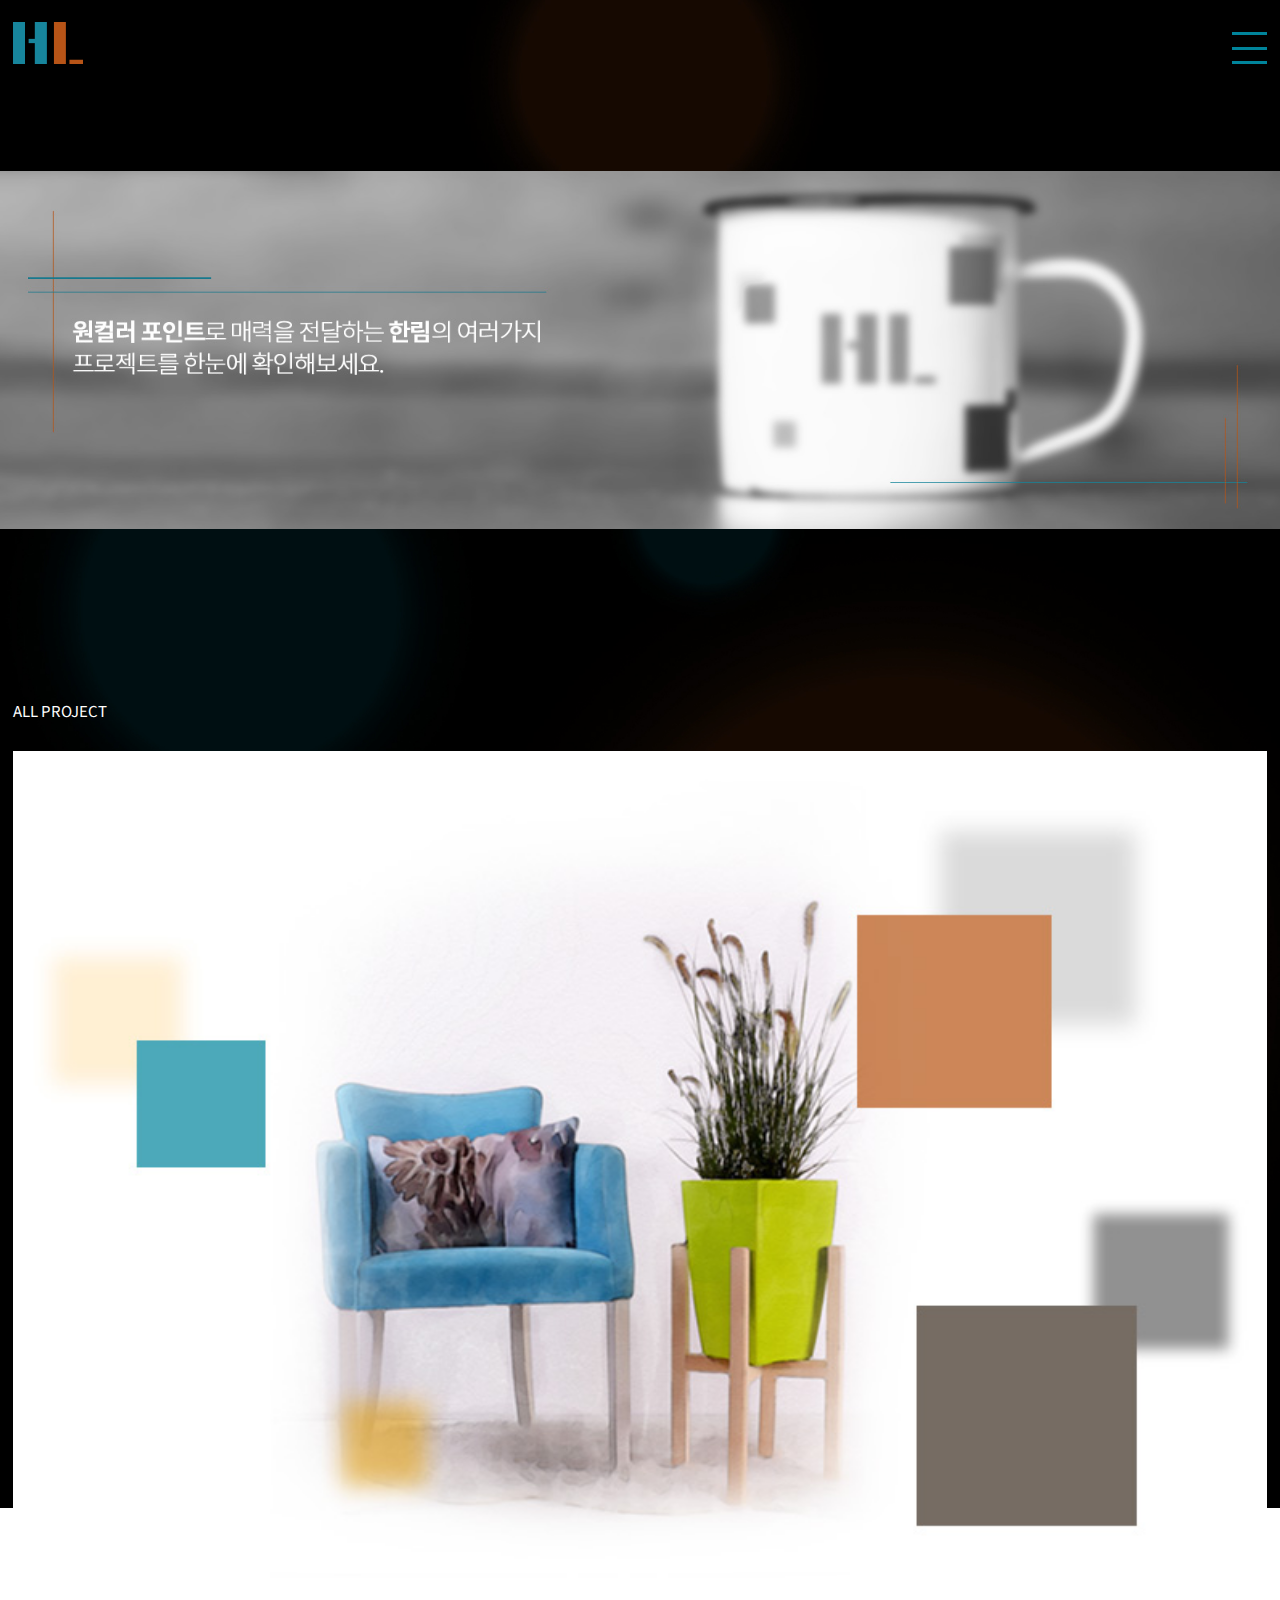
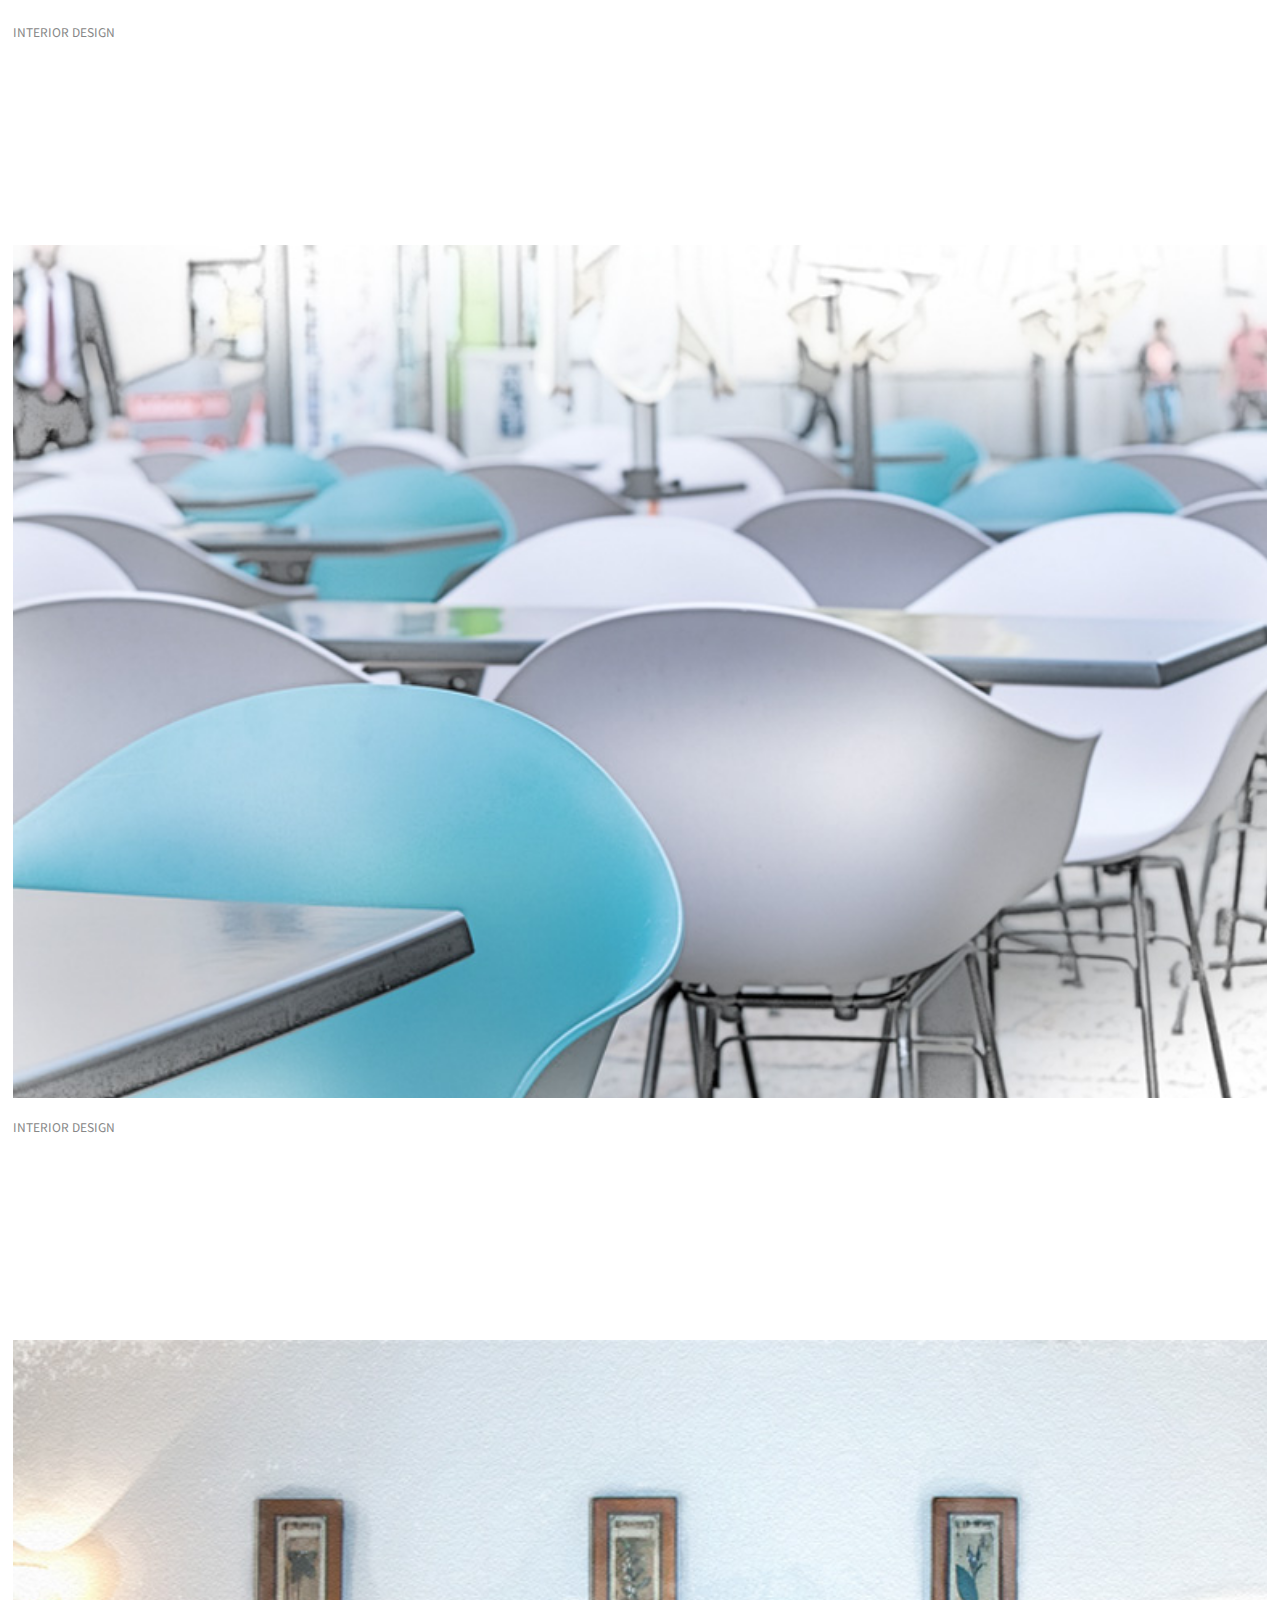
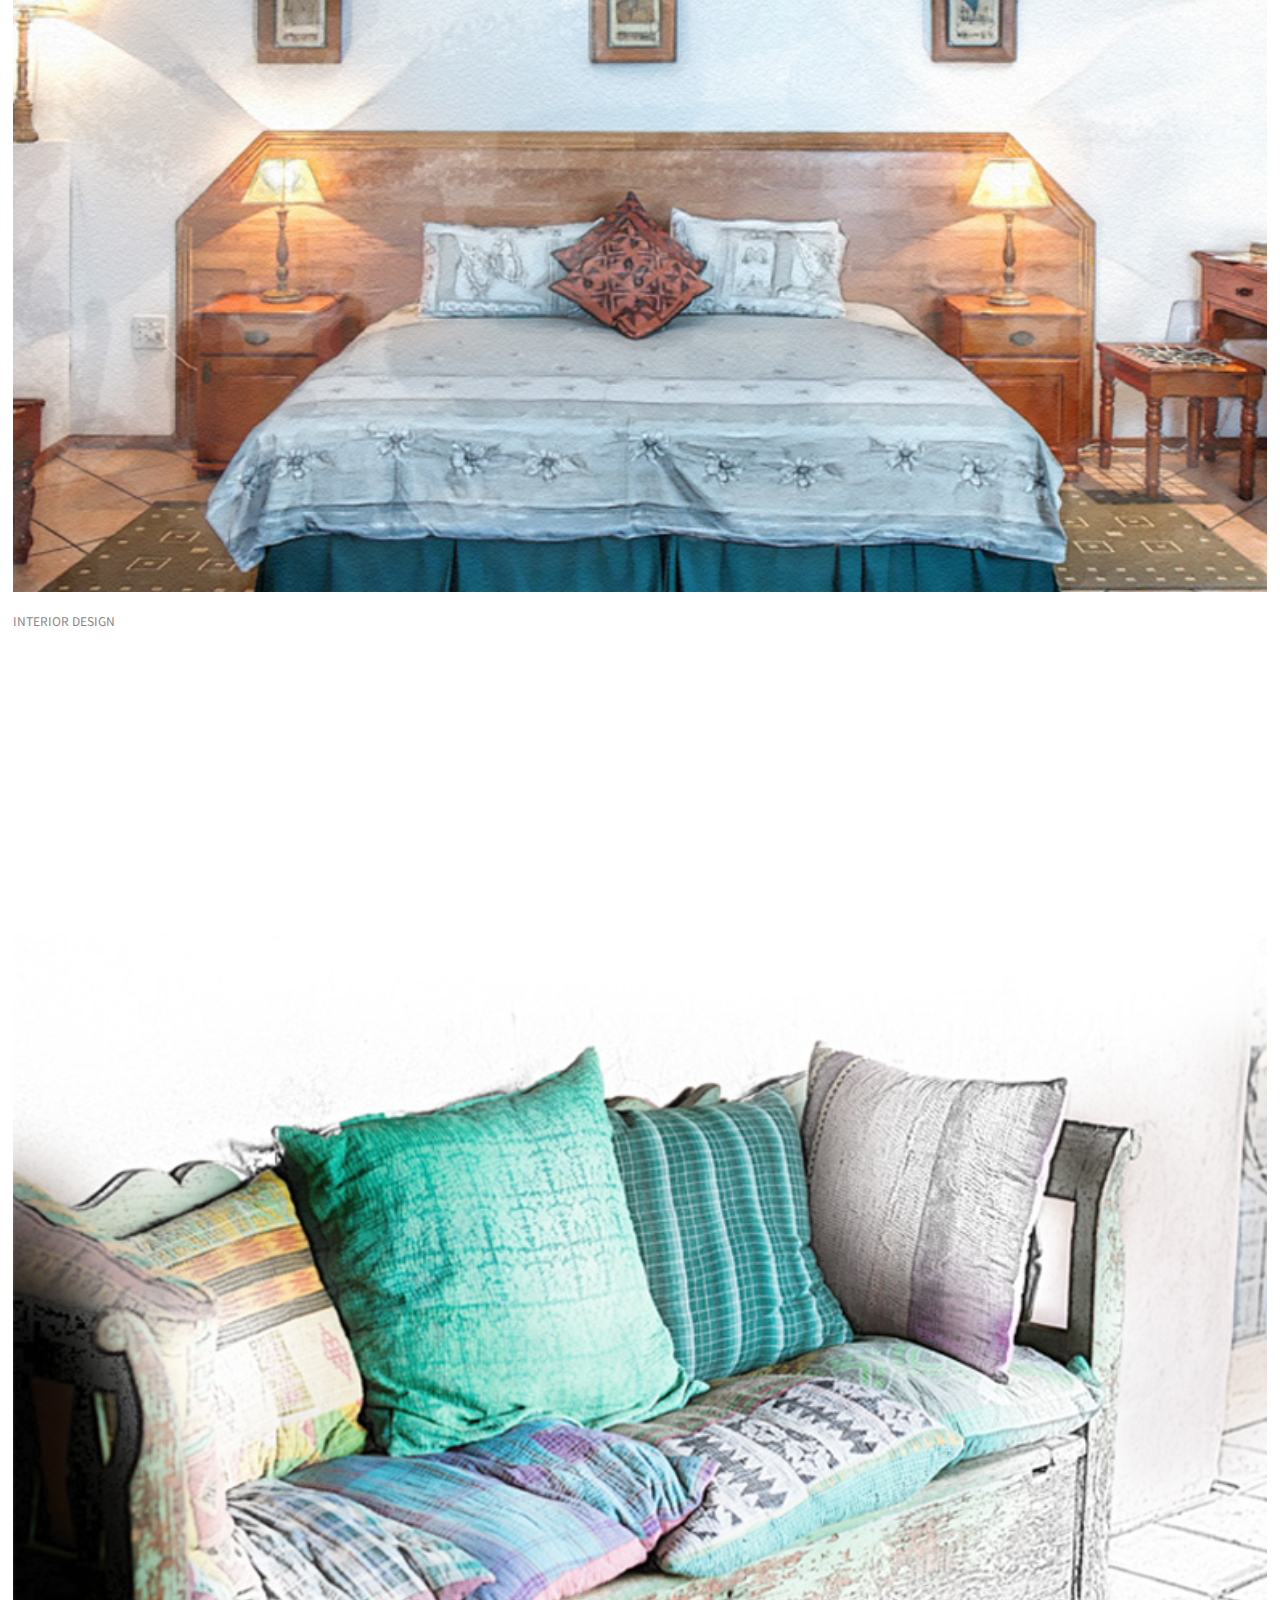
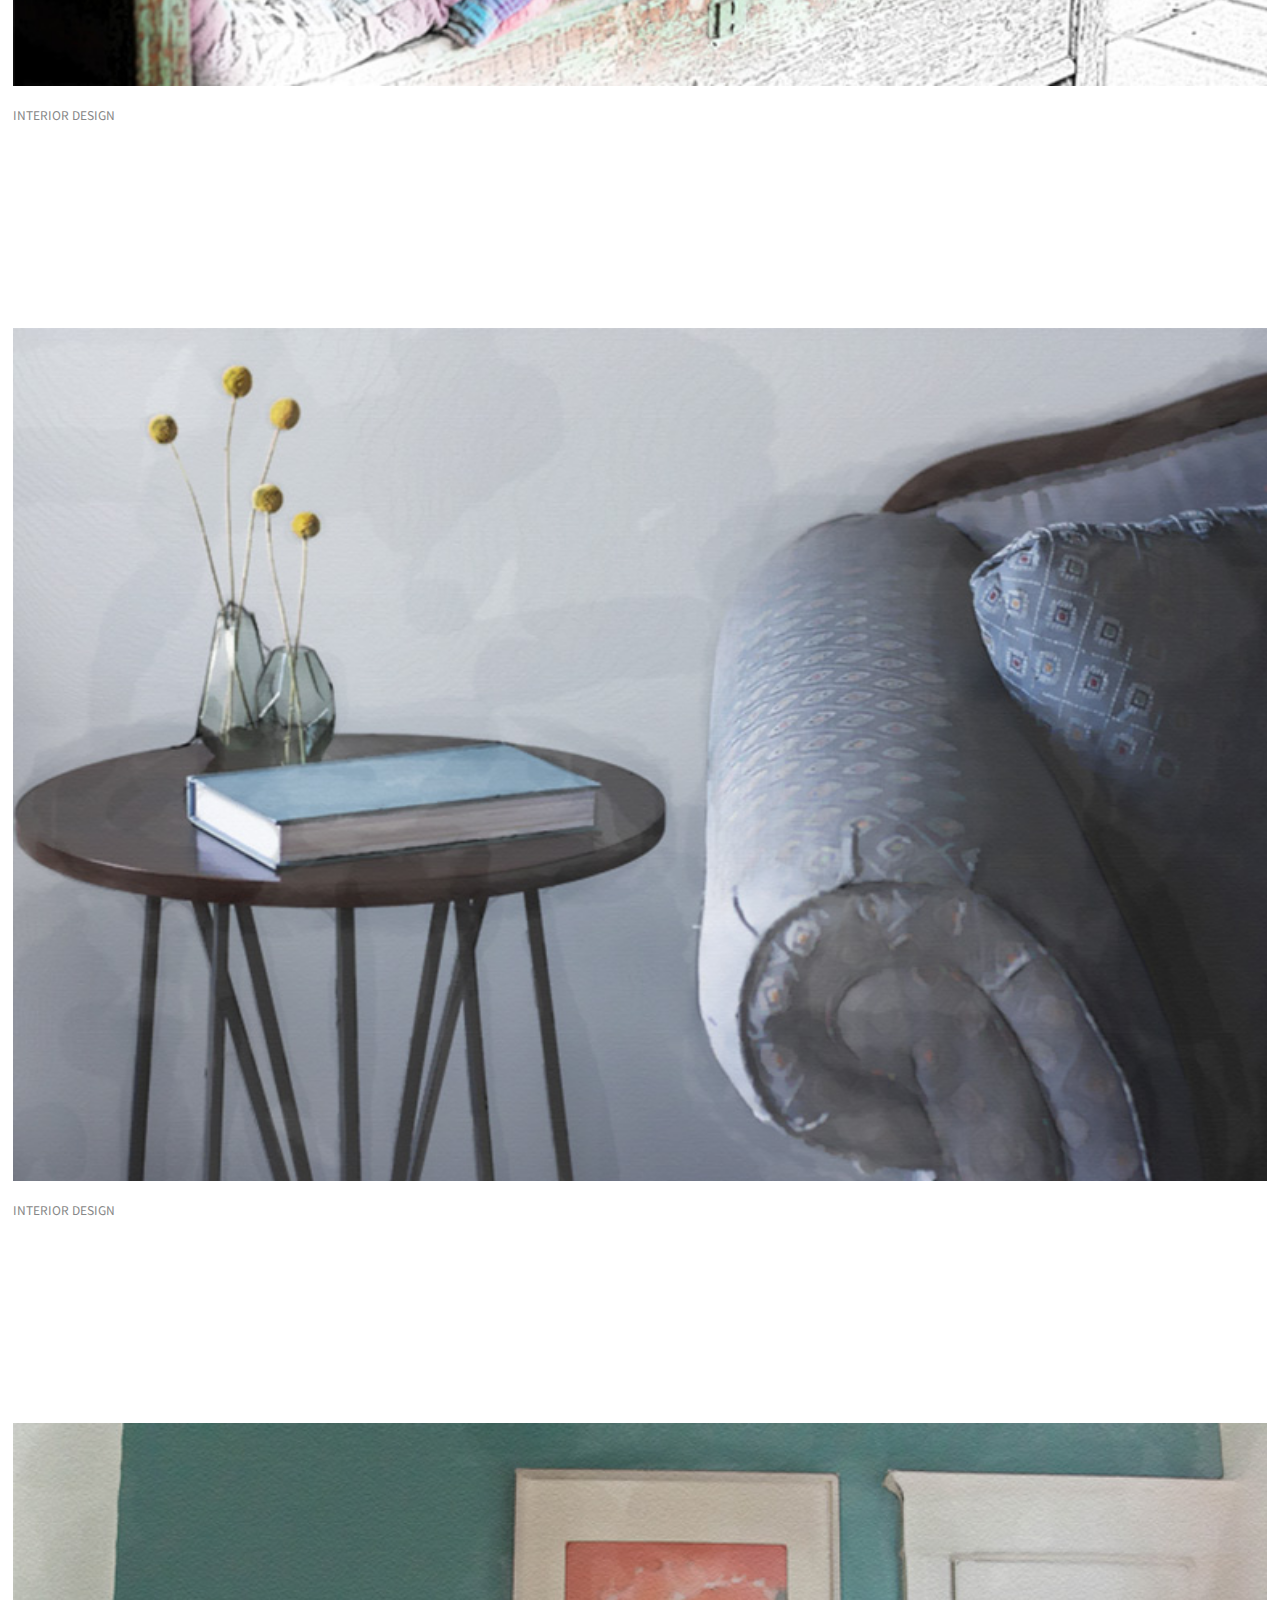
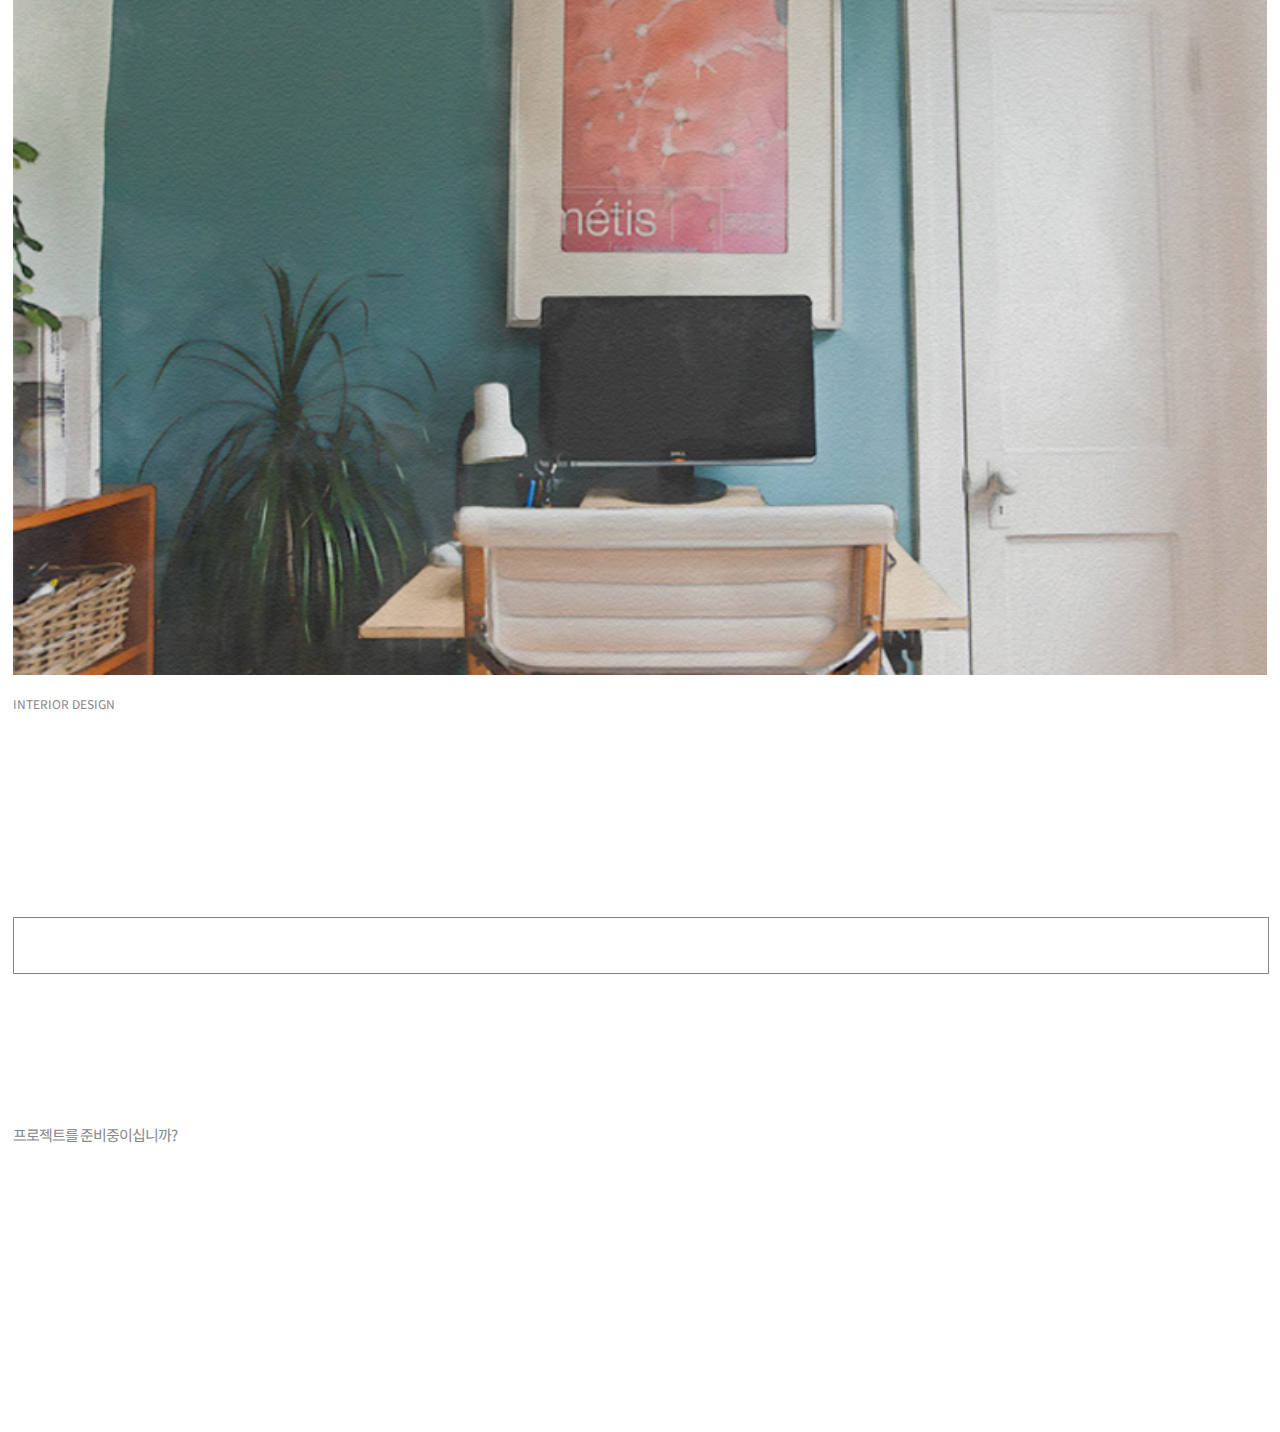
<file: sub1.html>
<!DOCTYPE html>
<html lang="en">

<head>
    <meta charset="UTF-8">
    <meta name="viewport" content="width=device-width, initial-scale=1.0">
    <title>HanLim</title>
    <link href="css/style.css" rel="stylesheet" type="text/css">
    <link href="css/animate.css" rel="stylesheet" type="text/css">
    <link rel="shortcut icon" href="img/favicon.ico" alt="파비콘">
</head>

<body>
    <div id="wrap">
        <header id="header" class="header">
            <div class="inner">
                <div class="header_top">
                    <div class="logo"><a href="index.html"><img src="img/logo.png" alt="로고"></a></div>
                    <ul class="menu_white">
                        <li><a href="sub1.html" class="animate__animated menu__rr">PROJECT</a></li>
                        <li><a href="sub2.html" class="animate__animated menu__rr">ABOUT</a></li>
                        <li><a href="sub3.html" class="animate__animated menu__rr">BLOG</a></li>
                        <li><a href="sub4.html" class="animate__animated menu__rr">CONTACT</a></li>
                        <li class="menu_con">
                            <a href="#"><img src="img/m_menu.png" alt="메뉴"></a>
                            <div class="space"></div>
                            <ul>
                                <li><a href="sub1.html">PROJECT</a></li>
                                <li><a href="sub2.html">ABOUT</a></li>
                                <li><a href="sub3.html">BLOG</a></li>
                                <li><a href="sub4.html">CONTACT</a></li>
                            </ul>
                        </li>
                        <!--clear-->
                    </ul>
                    <!--clear-->
                </div>
            </div>
        </header>
        <main id="sub1_contents">
            <section class="sub1_mainimg">
                <h1 class="hidden">베경이미지</h1>
            </section>
            <section class="sub1_box">
                <div class="inner">
                    <p>ALL PROJECT</p>
                    <div class="sub1_box1">
                        <div class="sub1_left">
                            <div class="sub1_img1">
                                <h1 class="hidden">이미지1</h1>
                            </div>
                            <div class="sub1_text">
                                <p>INTERIOR DESIGN</p>
                                <p>가구 디자인 - 의자</p>
                                <p><a href="#">VIEW MORE</a></p>
                            </div>
                        </div>
                        <div class="sub1_right">
                            <div class="sub1_img2">
                                <h1 class="hidden">이미지2</h1>
                            </div>
                            <div class="sub1_text">
                                <p>INTERIOR DESIGN</p>
                                <p>가구 디자인 - 의자</p>
                                <p><a href="#">VIEW MORE</a></p>
                            </div>
                        </div>
                        <!--clear-->
                    </div>
                    <div class="sub1_box2">
                        <div class="sub1_left">
                            <div class="sub1_img3">
                                <h1 class="hidden">이미지3</h1>
                            </div>
                            <div class="sub1_text">
                                <p>INTERIOR DESIGN</p>
                                <p>가구 디자인 - 침대</p>
                                <p><a href="#">VIEW MORE</a></p>
                            </div>
                        </div>
                        <div class="sub1_right">
                            <div class="sub1_img4">
                                <h1 class="hidden">이미지4</h1>
                            </div>
                            <div class="sub1_text">
                                <p>INTERIOR DESIGN</p>
                                <p>가구 디자인 - 쿠션</p>
                                <p><a href="#">VIEW MORE</a></p>
                            </div>
                        </div>
                        <!--clear-->
                    </div>
                    <div class="sub1_box3">
                        <div class="sub1_left">
                            <div class="sub1_img5">
                                <h1 class="hidden">이미지5</h1>
                            </div>
                            <div class="sub1_text">
                                <p>INTERIOR DESIGN</p>
                                <p>가구 디자인 - 소품</p>
                                <p><a href="#">VIEW MORE</a></p>
                            </div>
                        </div>
                        <div class="sub1_right">
                            <div class="sub1_img6">
                                <h1 class="hidden">이미지6</h1>
                            </div>
                            <div class="sub1_text">
                                <p>INTERIOR DESIGN</p>
                                <p>포인트 디자인</p>
                                <p><a href="#">VIEW MORE</a></p>
                            </div>
                        </div>
                        <!--clear-->
                    </div>
                    <div class="sub1_box4"><a href="#">VIEW MORE</a><i><img src="img/sub1_plus.png" alt="더보기"></i></div>
                </div>
            </section>
        </main>
        <footer id="footer">
            <div class="inner">
                <div class="footer_left">
                    <p>프로젝트를 준비중이십니까?</p>
                    <p>고객의 만족을 위해 최선을 다하는 한림이 되겠습니다.</p>
                    <p><a href="sub4.html">프로젝트 의뢰하기</a><span><img src="img/f_logo.png" alt="로고"></span></p>
                </div>
                <div class="footer_right">
                    <h5 class="tel">GET IN TOUCH</h5>
                    <p class="tel_text">dlstn9035@naver.com<br>
                        010-1234-5678
                    </p>
                    <h5 class="address">ADDRESS</h5>
                    <p class="adress_text">Busanfinancecenter, Busanjingu, Busan</p>
                    <ul>
                        <li><a href="http://www.instagram.com" target="_blank"><img src="img/instagram.png" alt="인스타그램"></a></li>
                        <li><a href="http://www.kakaocorp.com" target="_blank"><img src="img/kakao.png" alt="카카오"></a></li>
                        <!--clear-->
                    </ul>
                </div>
                <!--clear-->
            </div>
        </footer>
    </div>

</body>

</html>
</file>
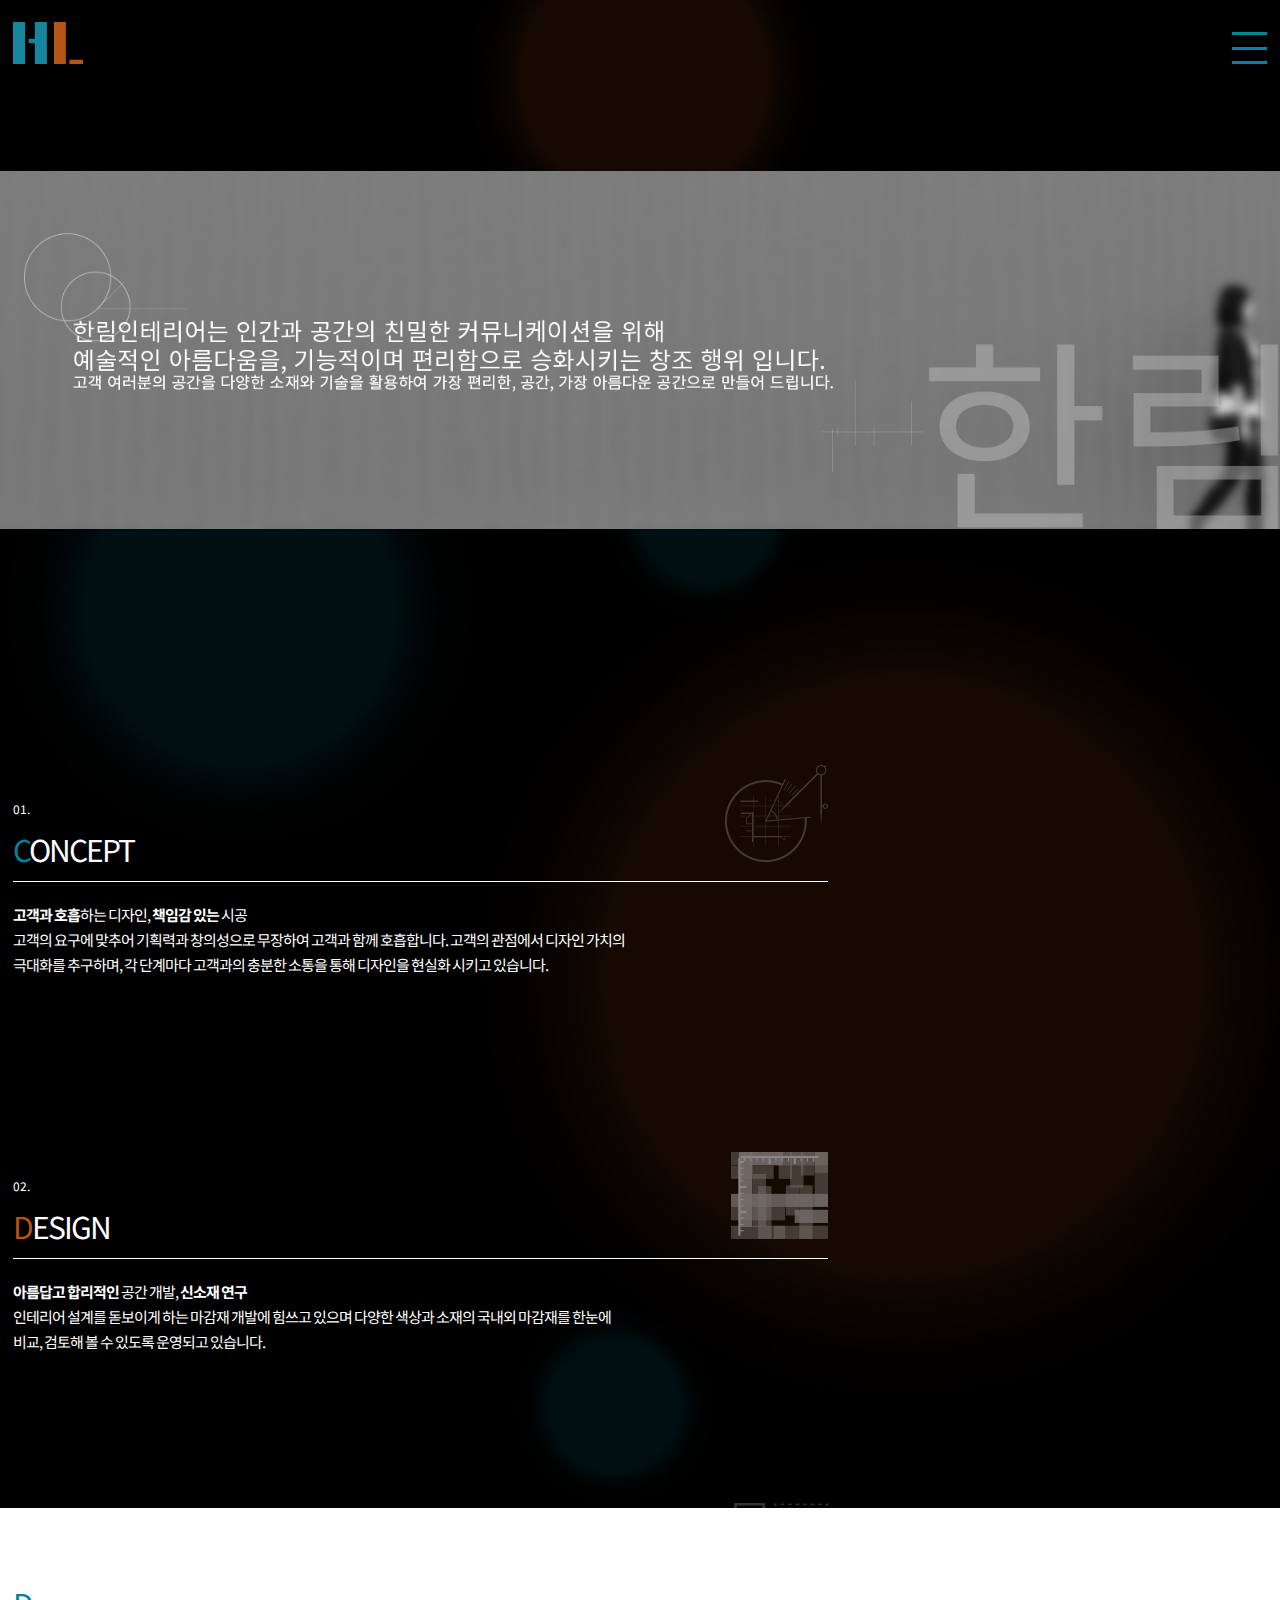
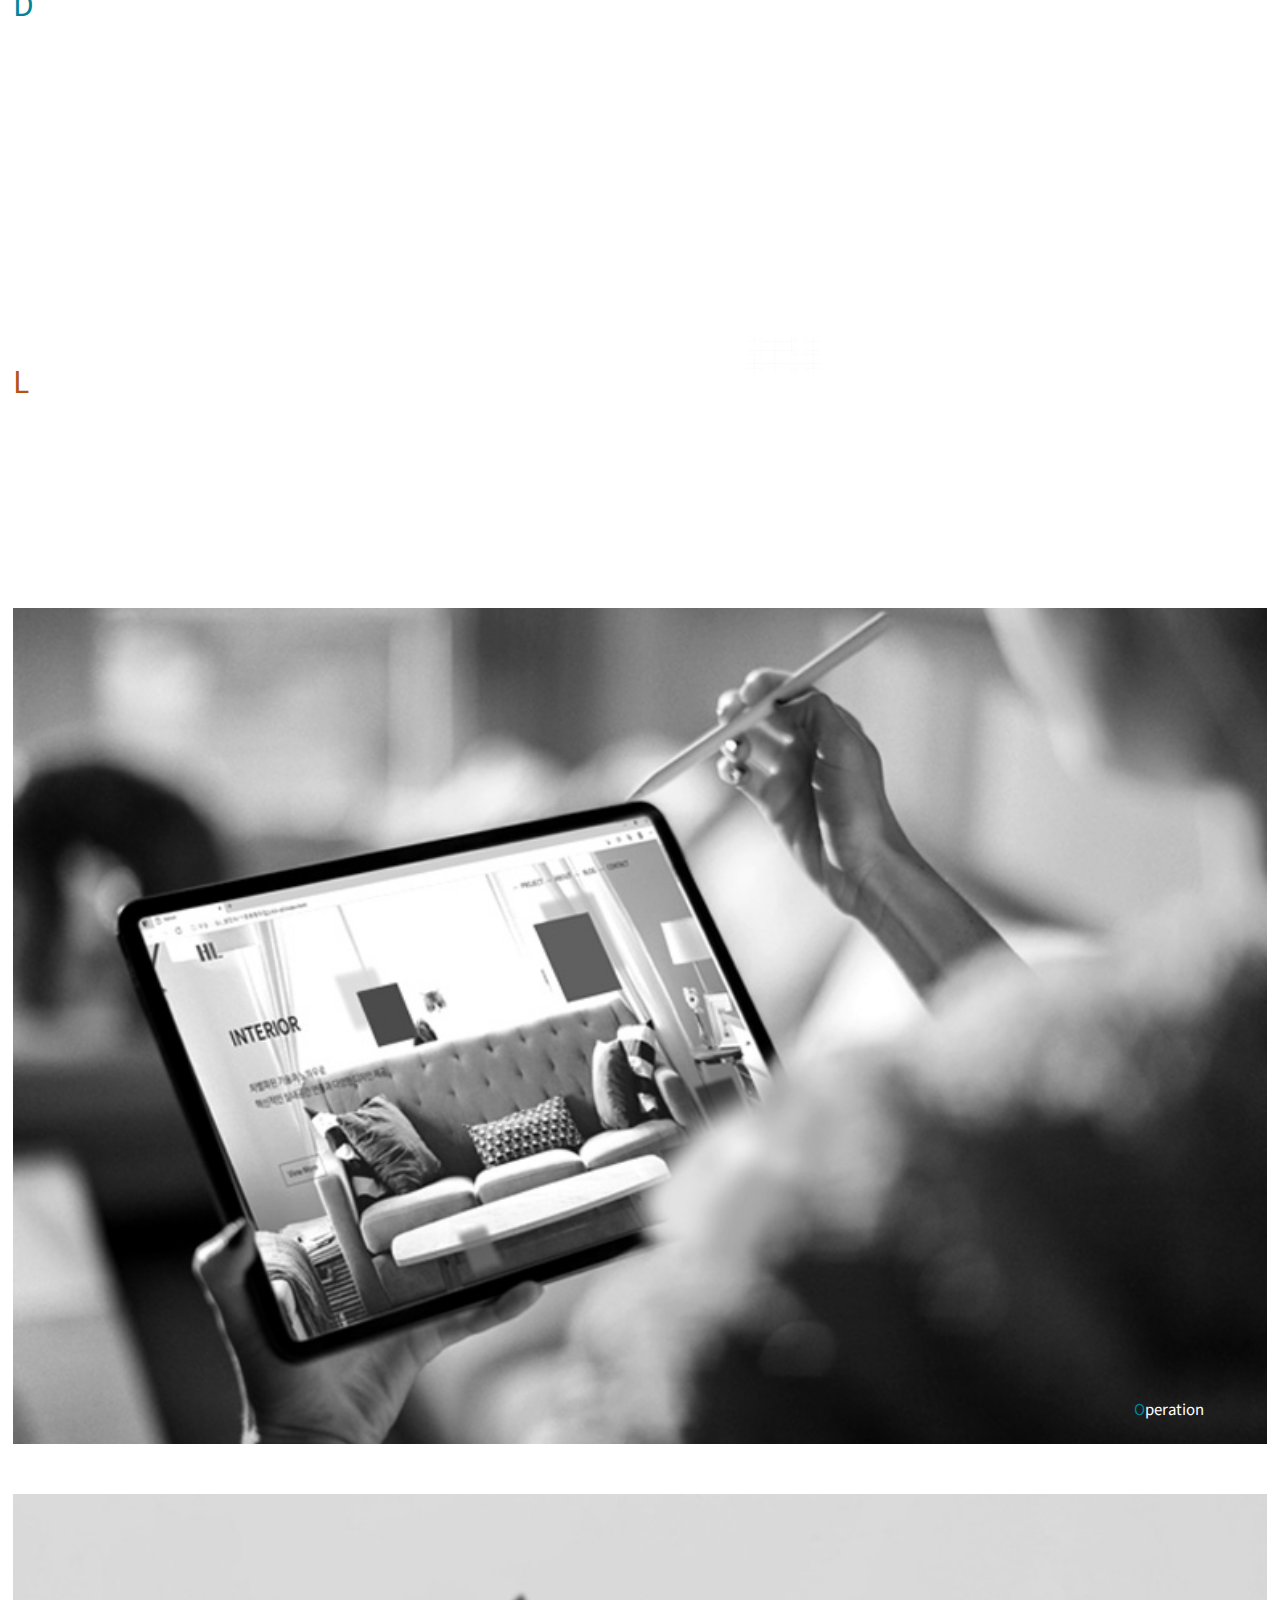
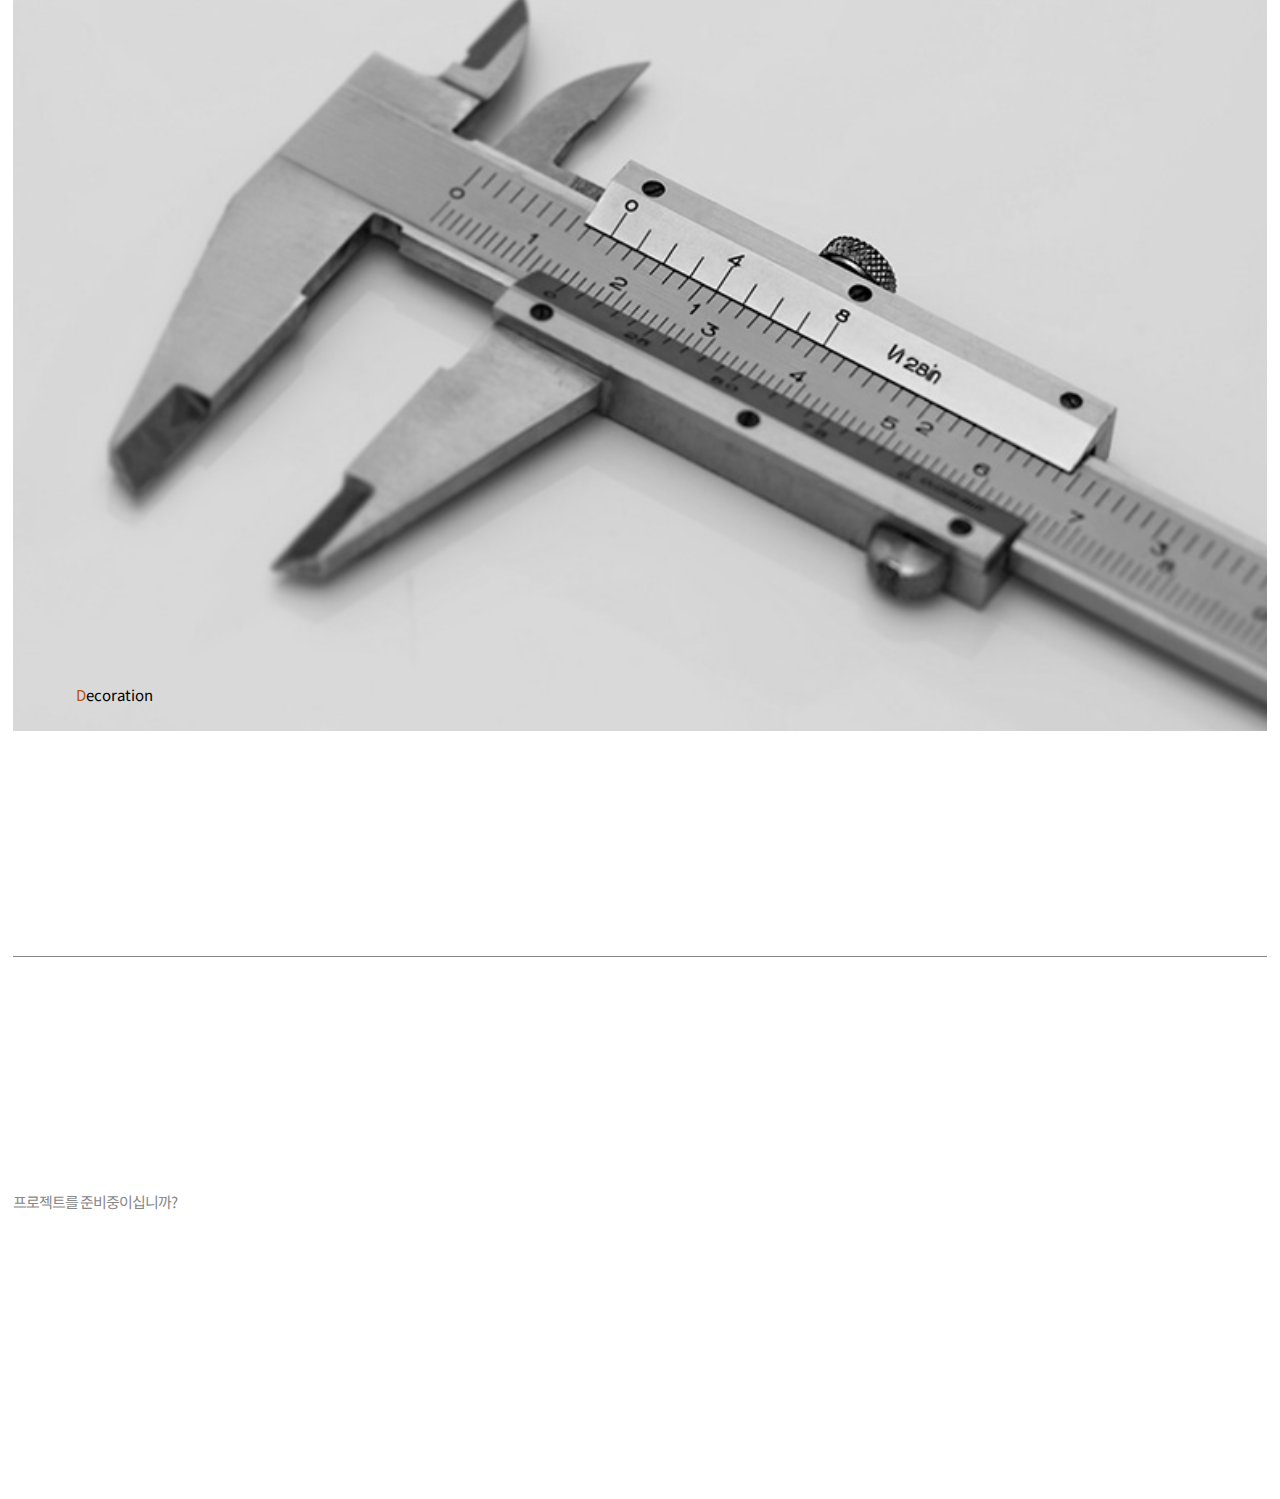
<file: sub2.html>
<!DOCTYPE html>
<html lang="en">

<head>
    <meta charset="UTF-8">
    <meta name="viewport" content="width=device-width, initial-scale=1.0">
    <title>HanLim</title>
    <link href="css/style.css" rel="stylesheet" type="text/css">
    <link href="css/animate.css" rel="stylesheet" type="text/css">
    <link rel="shortcut icon" href="img/favicon.ico" alt="파비콘">
</head>

<body>
    <div id="wrap">
        <header id="header" class="header">
            <div class="inner">
                <div class="header_top">
                    <div class="logo"><a href="index.html"><img src="img/logo.png" alt="로고"></a></div>
                    <ul class="menu_white">
                        <li><a href="sub1.html" class="animate__animated menu__rr">PROJECT</a></li>
                        <li><a href="sub2.html" class="animate__animated menu__rr">ABOUT</a></li>
                        <li><a href="sub3.html" class="animate__animated menu__rr">BLOG</a></li>
                        <li><a href="sub4.html" class="animate__animated menu__rr">CONTACT</a></li>
                        <li class="menu_con">
                            <a href="#"><img src="img/m_menu.png" alt="메뉴"></a>
                            <div class="space"></div>
                            <ul>
                                <li><a href="sub1.html">PROJECT</a></li>
                                <li><a href="sub2.html">ABOUT</a></li>
                                <li><a href="sub3.html">BLOG</a></li>
                                <li><a href="sub4.html">CONTACT</a></li>
                            </ul>
                        </li>
                        <!--clear-->
                    </ul>
                    <!--clear-->
                </div>
            </div>
        </header>
        <main id="sub2_contents">
            <section class="sub2_mainimg">
                <h1 class="hidden">베경이미지</h1>
            </section>
            <section class="sub2_box">
                <div class="inner">
                    <div class="sub2_about">
                        <div class="sub2_about1">
                            <div class="sub2_left1">
                                <p>01.</p>
                                <p><span>C</span>ONCEPT<i class="sub2_btn"><img src="img/sub2_icon1.png" alt="컨셉"></i></p>
                            </div>
                            <div class="sub2_right1">
                                <p><span>고객과 호흡</span>하는 디자인, <span>책임감 있는</span> 시공<br>
                                    고객의 요구에 맞추어 기획력과 창의성으로 무장하여 고객과 함께 호흡합니다. 고객의 관점에서 디자인 가치의<br> 극대화를 추구하며, 각 단계마다 고객과의 충분한 소통을 통해 디자인을 현실화 시키고 있습니다.</p>
                            </div>
                            <!--clear-->
                        </div>
                        <div class="sub2_about2">
                            <div class="sub2_left2">
                                <p>02.</p>
                                <p><span>D</span>ESIGN<i class="sub2_btn"><img src="img/sub2_icon2.png" alt=" 디자인"></i></p>
                            </div>
                            <div class="sub2_right2">
                                <p><span>아름답고 합리적인</span> 공간 개발, <span>신소재 연구</span><br>
                                    인테리어 설계를 돋보이게 하는 마감재 개발에 힘쓰고 있으며 다양한 색상과 소재의 국내외 마감재를 한눈에<br> 비교, 검토해 볼 수 있도록 운영되고 있습니다.</p>
                            </div>
                            <!--clear-->
                        </div>
                        <div class="sub2_about3">
                            <div class="sub2_left3">
                                <p>03.</p>
                                <p><span>D</span>EVELOPMENT<i class="sub2_btn"><img src="img/sub2_icon3.png" alt=" 발전"></i></p>
                            </div>
                            <div class="sub2_right3">
                                <p><br><br><span>1%의 독특한 차이</span>로 100%의 큰 차이를 만들기 위한 브랜드 가치를 쌓아가고 있습니다.</p>
                            </div>
                            <!--clear-->
                        </div>
                        <div class="sub2_about4">
                            <div class="sub2_left4">
                                <p>04.</p>
                                <p><span>L</span>IVE WORK<i class="sub2_btn"><img src="img/sub2_icon4.png" alt=" 일"></i></p>
                            </div>
                            <div class="sub2_right4">
                                <p><br>통합된 공간 서비스는 공간 자체가 목적이 아닌 사람과 공간, 감성과 기술, 조직과 개인, 경험과 비전을 조화롭<br>게 연결하는 또 하나의 <span>고객가치 (Customer Value Proposition)</span>를 실현</p>
                            </div>
                            <!--clear-->
                        </div>
                    </div>
                    <div class="sub2_img">
                        <div class="sub2_img_left">
                            <h1 class="hidden">이미지</h1>
                            <p><span>O</span>peration</p>
                        </div>
                        <div class="sub2_img_right">
                            <h1 class="hidden">이미지</h1>
                            <p><span>D</span>ecoration</p>
                        </div>
                        <!--clear-->
                    </div>
                    <div class="sub2_cooperation">
                        <p>여러 협력사들과 함께 요즘 트렌드에 발맞춰 공동 프로젝트를 진행하고 있습니다.</p>
                        <h1>COOPERATION</h1>
                        <ul>
                            <li>월드컬쳐오픈</li>
                            <li>어라운드 매거진</li>
                            <li>크라프츠 매거진</li>
                            <li>부산시청</li>
                            <li>부산문화재단</li>
                            <li>SBS A&amp;T</li>
                            <li>교보문고</li>
                            <li>한국릴리</li>
                            <li>체리피카</li>
                            <li>한국문화예술 번역원</li>
                            <li>다무원</li>
                            <li>리드브레인</li>
                            <!--clear-->
                        </ul>
                    </div>
                </div>
            </section>
        </main>
        <footer id="footer">
            <div class="inner">
                <div class="footer_left">
                    <p>프로젝트를 준비중이십니까?</p>
                    <p>고객의 만족을 위해 최선을 다하는 한림이 되겠습니다.</p>
                    <p><a href="sub4.html">프로젝트 의뢰하기</a><span><img src="img/f_logo.png" alt="로고"></span></p>
                </div>
                <div class="footer_right">
                    <h5 class="tel">GET IN TOUCH</h5>
                    <p class="tel_text">dlstn9035@naver.com<br>
                        010-1234-5678
                    </p>
                    <h5 class="address">ADDRESS</h5>
                    <p class="adress_text">Busanfinancecenter, Busanjingu, Busan</p>
                    <ul>
                        <li><a href="http://www.instagram.com" target="_blank"><img src="img/instagram.png" alt="인스타그램"></a></li>
                        <li><a href="http://www.kakaocorp.com" target="_blank"><img src="img/kakao.png" alt="카카오"></a></li>
                        <!--clear-->
                    </ul>
                </div>
                <!--clear-->
            </div>
        </footer>
    </div>

</body>

</html>
</file>
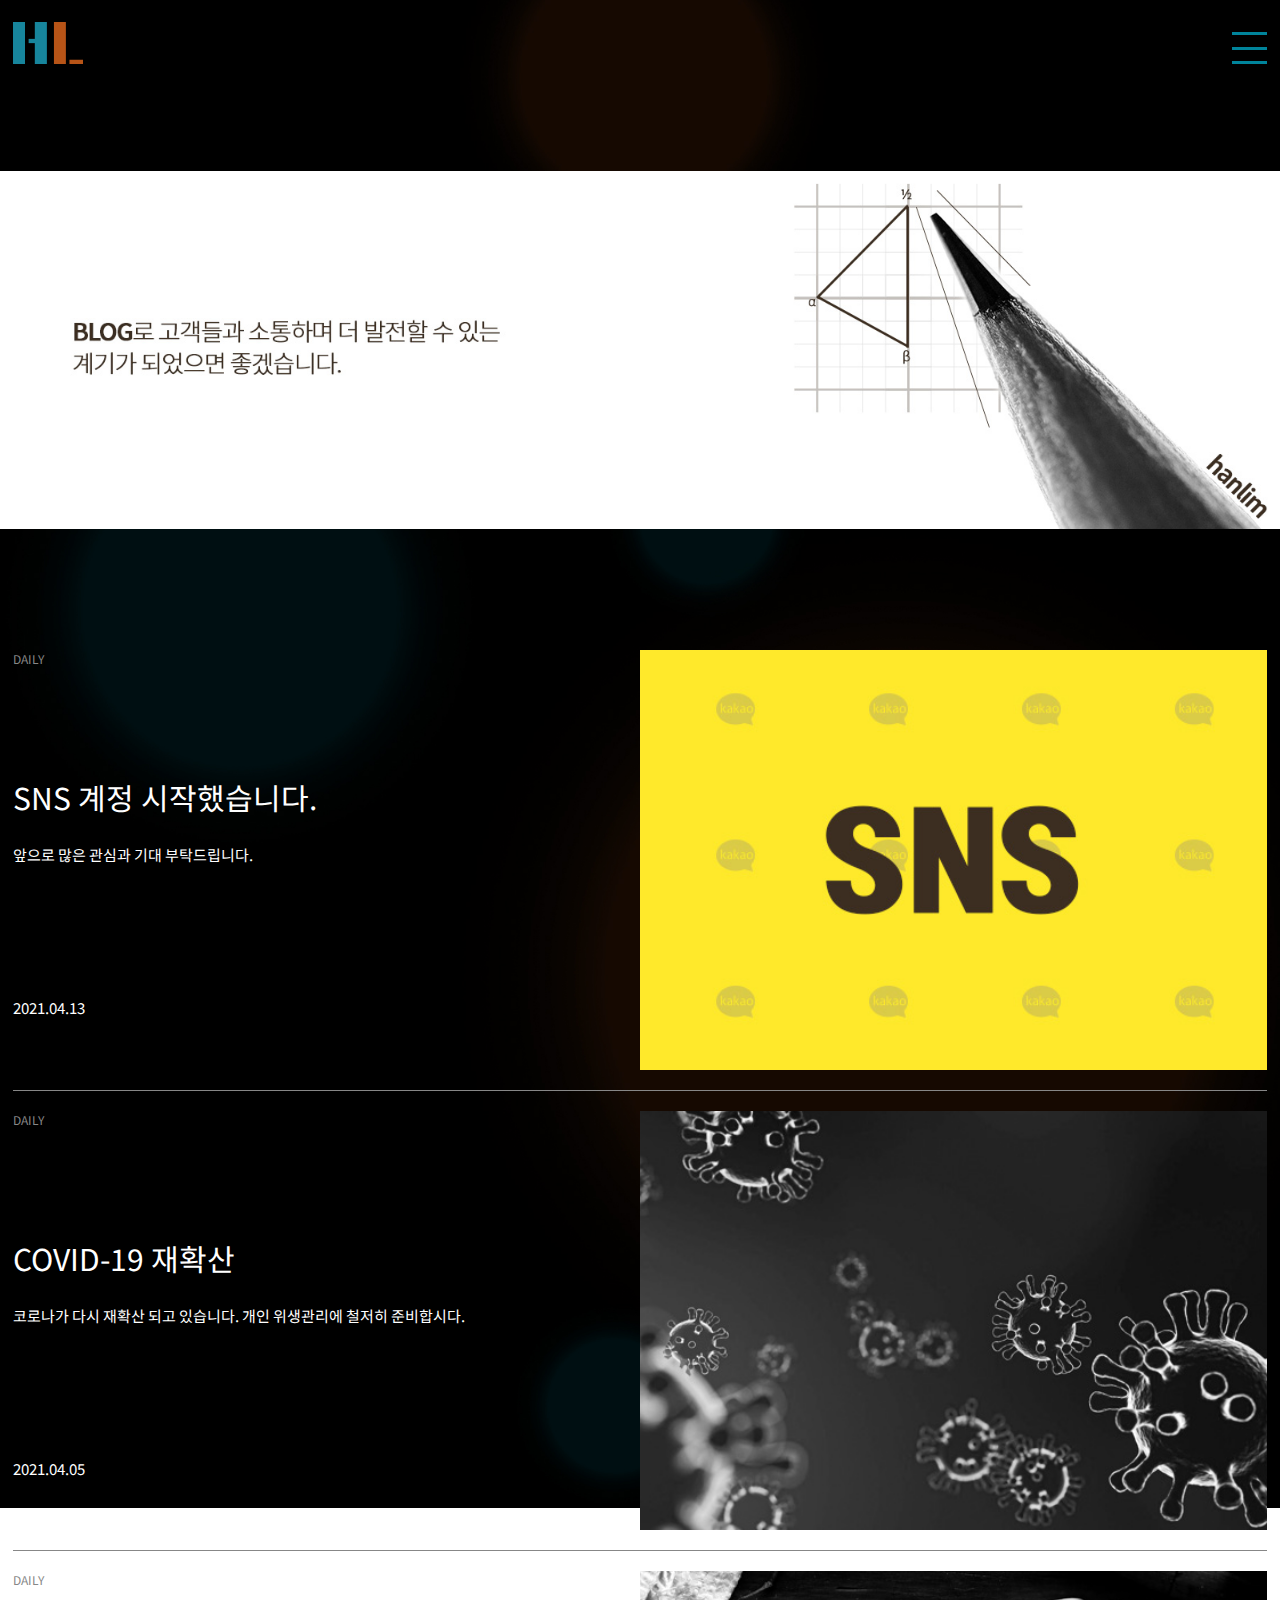
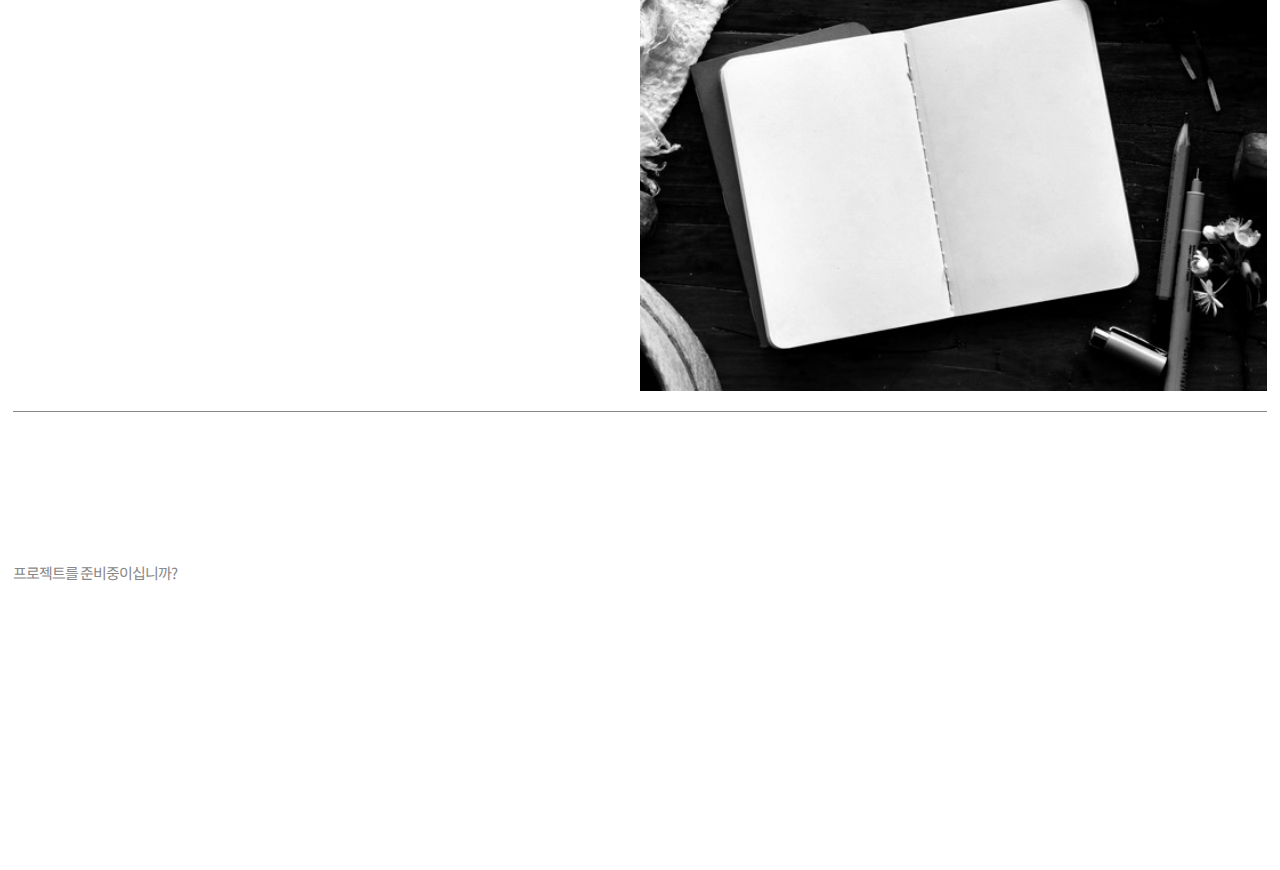
<file: sub3.html>
<!DOCTYPE html>
<html lang="en">

<head>
    <meta charset="UTF-8">
    <meta name="viewport" content="width=device-width, initial-scale=1.0">
    <title>HanLim</title>
    <link href="css/style.css" rel="stylesheet" type="text/css">
    <link href="css/animate.css" rel="stylesheet" type="text/css">
    <link rel="shortcut icon" href="img/favicon.ico" alt="파비콘">
</head>

<body>
    <div id="wrap">
        <header id="header" class="header">
            <div class="inner">
                <div class="header_top">
                    <div class="logo"><a href="index.html"><img src="img/logo.png" alt="로고"></a></div>
                    <ul class="menu_white">
                        <li><a href="sub1.html" class="animate__animated menu__rr">PROJECT</a></li>
                        <li><a href="sub2.html" class="animate__animated menu__rr">ABOUT</a></li>
                        <li><a href="sub3.html" class="animate__animated menu__rr">BLOG</a></li>
                        <li><a href="sub4.html" class="animate__animated menu__rr">CONTACT</a></li>
                        <li class="menu_con">
                            <a href="#"><img src="img/m_menu.png" alt="메뉴"></a>
                            <div class="space"></div>
                            <ul>
                                <li><a href="sub1.html">PROJECT</a></li>
                                <li><a href="sub2.html">ABOUT</a></li>
                                <li><a href="sub3.html">BLOG</a></li>
                                <li><a href="sub4.html">CONTACT</a></li>
                            </ul>
                        </li>
                        <!--clear-->
                    </ul>
                    <!--clear-->
                </div>
            </div>
        </header>
        <main id="sub3_contents">
            <section class="sub3_mainimg">
                <h1 class="hidden">베경이미지</h1>
            </section>
            <section class="sub3_box">
                <div class="inner">
                    <div class="blog1">
                        <div class="blog1_img1">
                            <h1 class="hidden">이미지</h1>
                        </div>
                        <div class="sub3_text">
                            <p>DAILY</p>
                            <p>SNS 계정 시작했습니다.</p>
                            <p>앞으로 많은 관심과 기대 부탁드립니다.</p>
                            <p>2021.04.13</p>
                        </div>
                        <!--clear-->
                    </div>
                    <div class="blog2">
                        <div class="blog1_img2">
                            <h1 class="hidden">이미지</h1>
                        </div>
                        <div class="sub3_text">
                            <p>DAILY</p>
                            <p>COVID-19 재확산</p>
                            <p>코로나가 다시 재확산 되고 있습니다. 개인 위생관리에 철저히 준비합시다.</p>
                            <p>2021.04.05</p>
                        </div>
                        <!--clear-->
                    </div>
                    <div class="blog3">
                        <div class="blog1_img3">
                            <h1 class="hidden">이미지</h1>
                        </div>
                        <div class="sub3_text">
                            <p>DAILY</p>
                            <p>Han Lim의 Blog를 오픈합니다.</p>
                            <p>다양한 커뮤니케이션으로 보완할 수 있는 한림이 되겠습니다.</p>
                            <p>2021.04.01</p>
                        </div>
                        <!--clear-->
                    </div>
                </div>
            </section>
        </main>
        <footer id="footer">
            <div class="inner">
                <div class="footer_left">
                    <p>프로젝트를 준비중이십니까?</p>
                    <p>고객의 만족을 위해 최선을 다하는 한림이 되겠습니다.</p>
                    <p><a href="sub4.html">프로젝트 의뢰하기</a><span><img src="img/f_logo.png" alt="로고"></span></p>
                </div>
                <div class="footer_right">
                    <h5 class="tel">GET IN TOUCH</h5>
                    <p class="tel_text">dlstn9035@naver.com<br>
                        010-1234-5678
                    </p>
                    <h5 class="address">ADDRESS</h5>
                    <p class="adress_text">Busanfinancecenter, Busanjingu, Busan</p>
                    <ul>
                        <li><a href="http://www.instagram.com" target="_blank"><img src="img/instagram.png" alt="인스타그램"></a></li>
                        <li><a href="http://www.kakaocorp.com" target="_blank"><img src="img/kakao.png" alt="카카오"></a></li>
                        <!--clear-->
                    </ul>
                </div>
                <!--clear-->
            </div>
        </footer>
    </div>

</body>

</html>
</file>
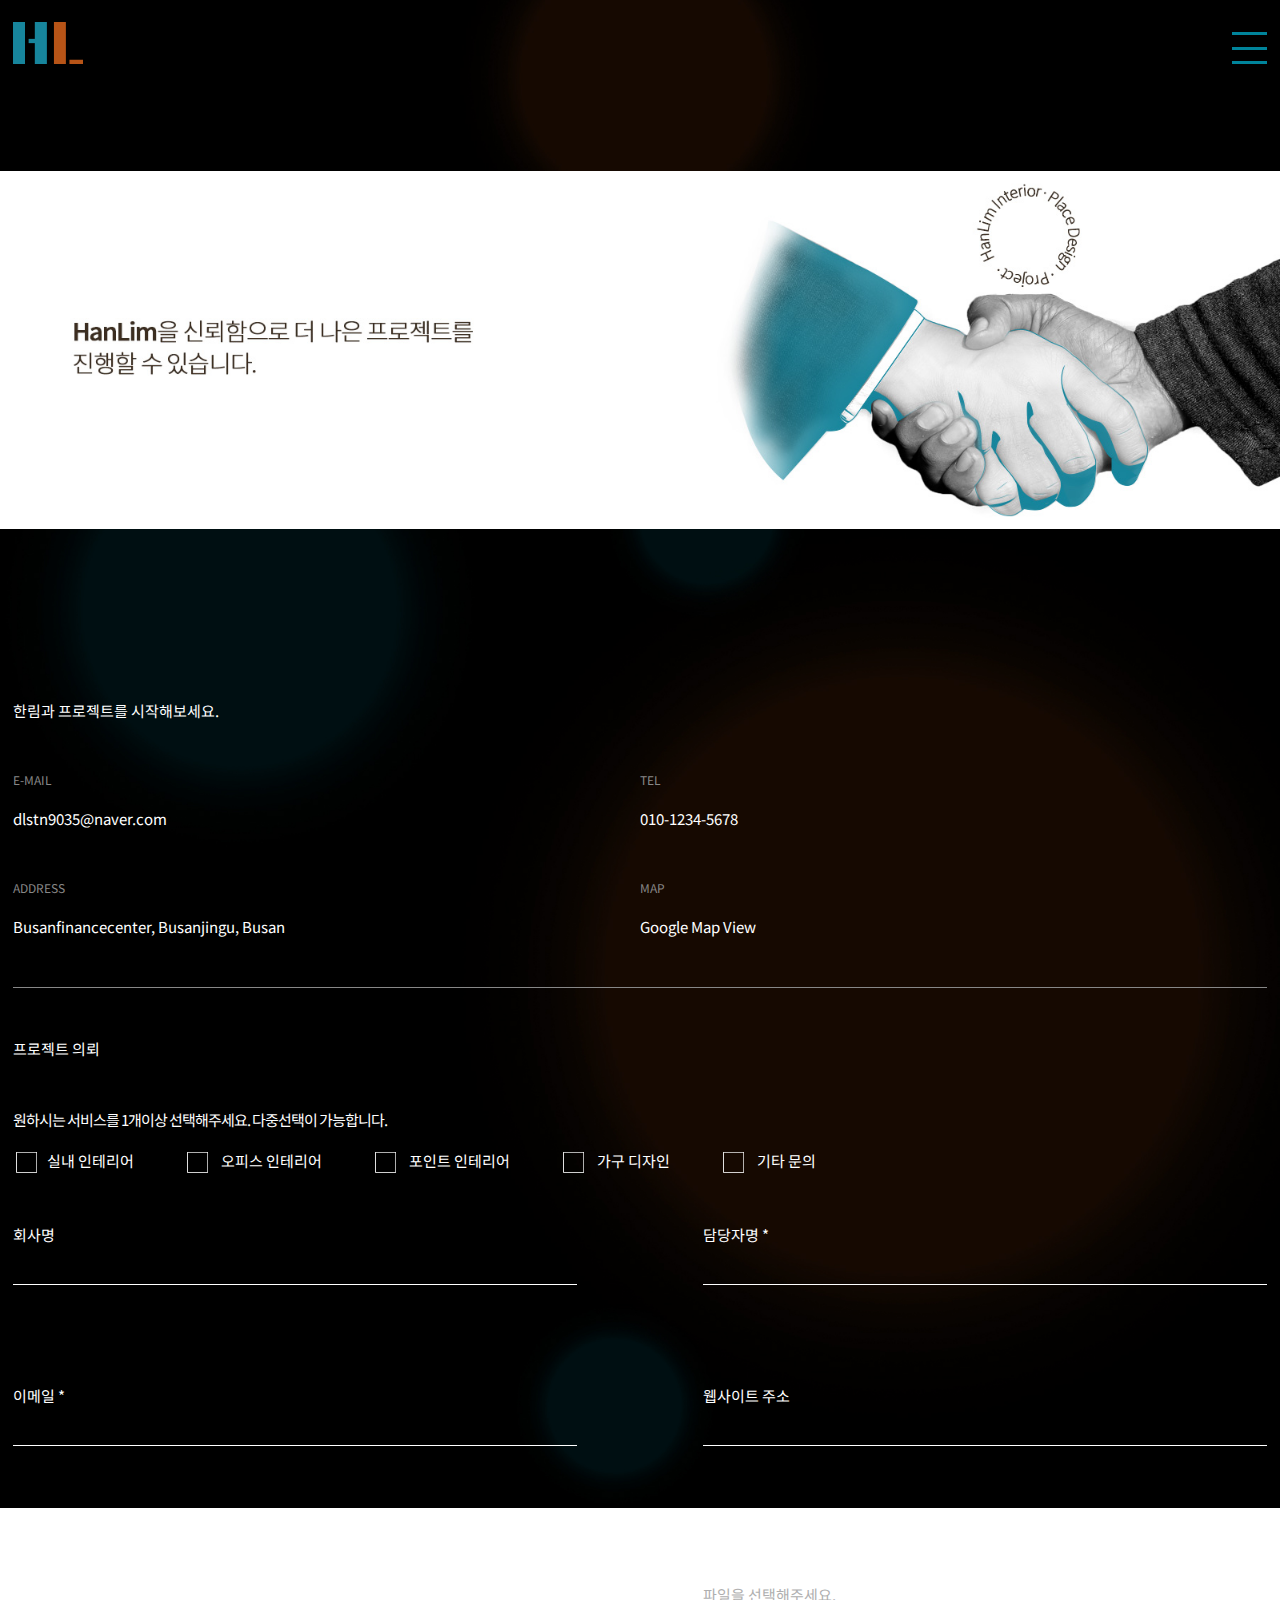
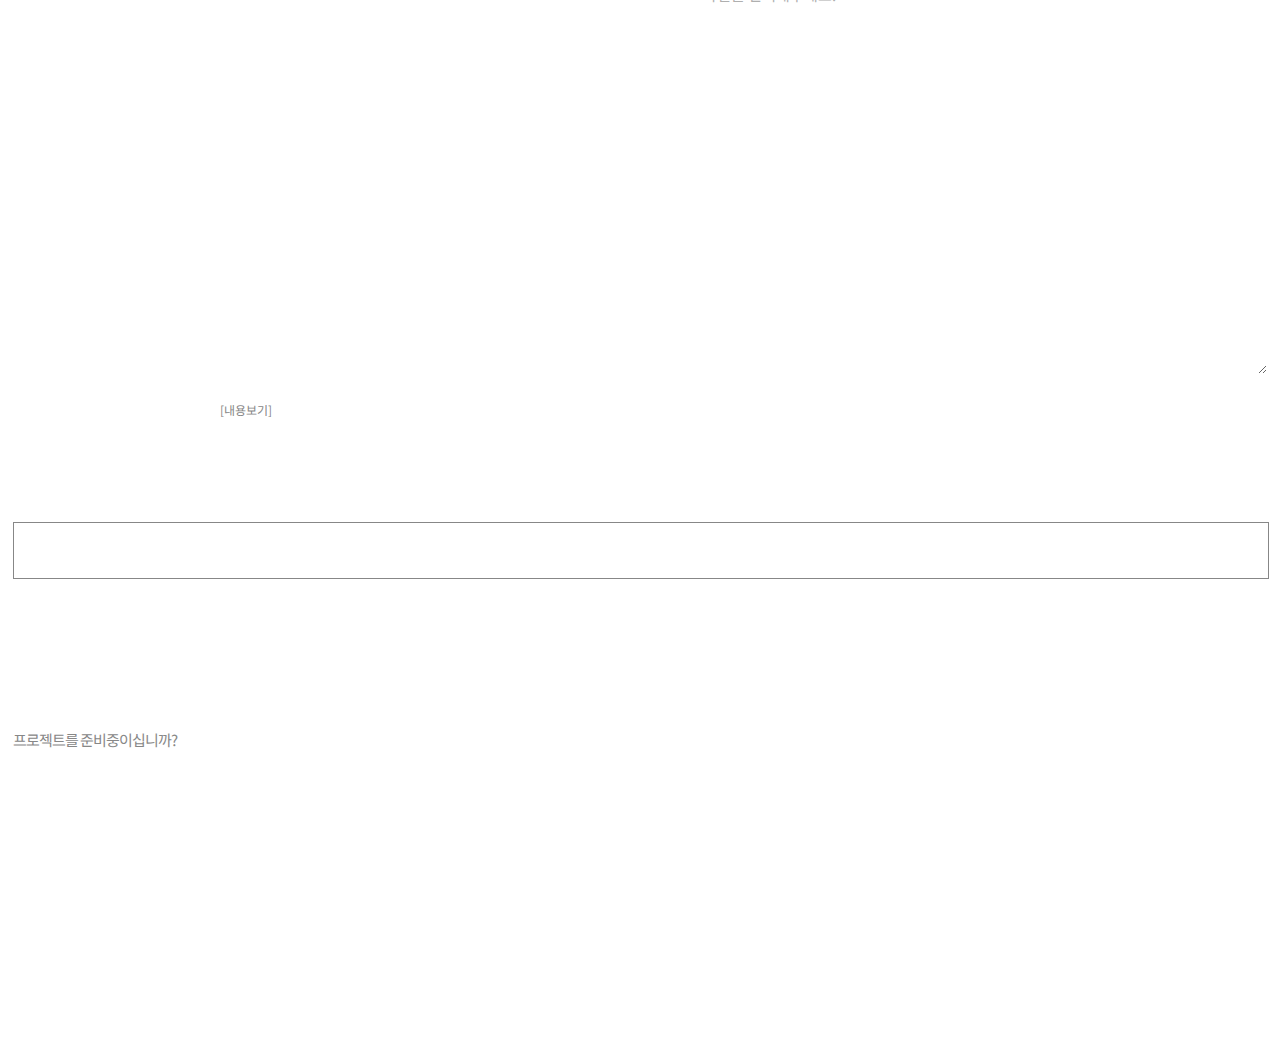
<file: sub4.html>
<!DOCTYPE html>
<html lang="en">

<head>
    <meta charset="UTF-8">
    <meta name="viewport" content="width=device-width, initial-scale=1.0">
    <title>HanLim</title>
    <link href="css/style.css" rel="stylesheet" type="text/css">
    <link href="css/animate.css" rel="stylesheet" type="text/css">
    <link rel="shortcut icon" href="img/favicon.ico" alt="파비콘">
</head>

<body>
    <div id="wrap">
        <header id="header" class="header">
            <div class="inner">
                <div class="header_top">
                    <div class="logo"><a href="index.html"><img src="img/logo.png" alt="로고"></a></div>
                    <ul class="menu_white">
                        <li><a href="sub1.html" class="animate__animated menu__rr">PROJECT</a></li>
                        <li><a href="sub2.html" class="animate__animated menu__rr">ABOUT</a></li>
                        <li><a href="sub3.html" class="animate__animated menu__rr">BLOG</a></li>
                        <li><a href="sub4.html" class="animate__animated menu__rr">CONTACT</a></li>
                        <li class="menu_con">
                            <a href="#"><img src="img/m_menu.png" alt="메뉴"></a>
                            <div class="space"></div>
                            <ul>
                                <li><a href="sub1.html">PROJECT</a></li>
                                <li><a href="sub2.html">ABOUT</a></li>
                                <li><a href="sub3.html">BLOG</a></li>
                                <li><a href="sub4.html">CONTACT</a></li>
                            </ul>
                        </li>
                        <!--clear-->
                    </ul>
                    <!--clear-->
                </div>
            </div>
        </header>
        <main id="sub4_contents">
            <section class="sub4_mainimg">
                <h1 class="hidden">베경이미지</h1>
            </section>
            <section class="sub4_box">
                <div class="inner">
                    <div class="sub4_text">
                        <p>한림과 프로젝트를 시작해보세요.</p>
                        <div>
                            <div class="sub4_text_top">
                                <div class="sub4_text_left">
                                    <p>E-MAIL</p>
                                    <p>dlstn9035@naver.com</p>
                                </div>
                                <div class="sub4_text_right">
                                    <p>TEL</p>
                                    <p>010-1234-5678</p>
                                </div>
                                <!--clear-->
                            </div>
                            <div class="sub4_text_bottom">
                                <div class="sub4_text_left">
                                    <p>ADDRESS</p>
                                    <p>Busanfinancecenter, Busanjingu, Busan</p>
                                </div>
                                <div class="sub4_text_right">
                                    <p>MAP</p>
                                    <p>
                                        <a href="https://goo.gl/maps/nMXg2F2E7zFiWLALA" target="_blank">Google Map View</a>
                                    </p>
                                </div>
                                <!--clear-->
                            </div>
                        </div>
                    </div>
                    <form>
                        <h2>프로젝트 의뢰</h2>
                        <p>원하시는 서비스를 1개이상 선택해주세요. 다중선택이 가능합니다.</p>
                        <ul>
                            <li><input type="checkbox" id="check_test_box"><label for="check_test_box"> <span></span>실내 인테리어</label></li>
                            <li><input type="checkbox" id="check_test_box2"><label for="check_test_box2"> <span></span> 오피스 인테리어</label></li>
                            <li><input type="checkbox" id="check_test_box3"><label for="check_test_box3"> <span></span> 포인트 인테리어</label></li>
                            <li><input type="checkbox" id="check_test_box4"><label for="check_test_box4"> <span></span> 가구 디자인</label></li>
                            <li><input type="checkbox" id="check_test_box5"><label for="check_test_box5"> <span></span> 기타 문의</label></li>
                            <!--clear-->
                        </ul>
                        <div>
                            <div class="information1">
                                <div>
                                    <p>회사명</p>
                                    <input type="text" size="90%" maxlength="99">
                                </div>
                                <div>
                                    <p>담당자명 *</p>
                                    <input type="text" size="90%" maxlength="99">
                                </div>
                                <!--clear-->
                            </div>
                            <div class="information2">
                                <div>
                                    <p>이메일 *</p>
                                    <input type="text" size="90%" maxlength="99">
                                </div>
                                <div>
                                    <p>웹사이트 주소</p>
                                    <input type="text" size="90%" maxlength="99">
                                </div>
                                <!--clear-->
                            </div>
                            <div class="information3">
                                <div>
                                    <p>예산</p>
                                    <select>
                                        <option>3000 만원 이하</option>
                                        <option>5000 만원 이하</option>
                                        <option>7000 만원 이하</option>
                                        <option>7000 만원 이상</option>
                                    </select>
                                </div>
                                <div>
                                    <p>파일 업로드 (용량 20mb 이하)</p>
                                    <p class="file__text">파일을 선택해주세요.</p><input type="file" class="file__input w-input">
                                </div>
                                <!--clear-->
                            </div>
                            <div class="information4">
                                <p>문의 내용</p>
                                <textarea cols="100%" rows="10"></textarea>
                                <div><input type="checkbox" id="check_test_box6"><label for="check_test_box6"> <span></span> 개인정보처리방침에 동의 *</label> <span><a href="#">[내용보기]</a></span></div>
                            </div>
                        </div>
                    </form>
                    <div class="sub4_btn"><a href="#">PROJECT</a><i><img src="img/sub1_plus.png" alt="더보기"></i></div>
                </div>
            </section>
        </main>
        <footer id="footer">
            <div class="inner">
                <div class="footer_left">
                    <p>프로젝트를 준비중이십니까?</p>
                    <p>고객의 만족을 위해 최선을 다하는 한림이 되겠습니다.</p>
                    <p><a href="sub4.html">프로젝트 의뢰하기</a><span><img src="img/f_logo.png" alt="로고"></span></p>
                </div>
                <div class="footer_right">
                    <h5 class="tel">GET IN TOUCH</h5>
                    <p class="tel_text">dlstn9035@naver.com<br>
                        010-1234-5678
                    </p>
                    <h5 class="address">ADDRESS</h5>
                    <p class="adress_text">Busanfinancecenter, Busanjingu, Busan</p>
                    <ul>
                        <li><a href="http://www.instagram.com" target="_blank"><img src="img/instagram.png" alt="인스타그램"></a></li>
                        <li><a href="http://www.kakaocorp.com" target="_blank"><img src="img/kakao.png" alt="카카오"></a></li>
                        <!--clear-->
                    </ul>
                </div>
                <!--clear-->
            </div>
        </footer>
    </div>

</body>

</html>
</file>
<file: css/style.css>
@import url('https://fonts.googleapis.com/css2?family=Noto+Sans+KR&display=swap');

html{font-size: 10px}

* {
    margin: 0;
    padding: 0;
    font-family: 'Noto Sans KR', sans-serif;
}

ul {
    list-style: none
}

.space {
    clear: both
}

.inner {
    width: 1600px;
    margin: 0 auto
}

.hidden {
    position: absolute;
    width: 1px;
    height: 1px;
    overflow: hidden
}

#wrap {
    background-image: url(../img/background.jpg);
    background-repeat: no-repeat;
    background-attachment: fixed;
    background-size: cover;
    background-position: center center
}

/* main */
/* pc-header & mainimg */

#header {
    width: 100%;
    height: 1084px;
    background-repeat: no-repeat;
    background-size: cover;
    background-position: center center
}

#header > .inner {
    height: 100%;
    position: absolute;
    top: 0;
    left: 0;
    right: 0
}

.menu:after {
    display: block;
    content: "";
    clear: both
}

.header_top {
    height: 100px;
    line-height: 100px
}

.header_top:after {
    display: block;
    content: "";
    clear: both
}

.menu {
    float: right
}

.logo {
    float: left;
    height: 60%;
    padding-top: 10px
}

.menu > li {
    float: left
}

.menu > li > a {
    text-decoration: none;
    color: #3c2e21;
    padding-left: 20px;
    font-size: 1.5rem
}

.menu > li:nth-child(1) > a {
    padding-left: 0
}

.menu > li > a:before {
    display: inline-block;
    content: "";
    background-image: url(../img/bar.png);
    width: 20px;
    height: 1px;
    margin-right: 20px;
    vertical-align: middle
}

.menu_con {
    display: none
}

.menu > li:nth-child(5) > a:before {
    display: none
}

.header_bottom {
    color: #3c2e21;
    height: 984px;
    position: relative
}

.btn1 {
    font-size: 1.5rem;
    border: 1px solid #3c2e21;
    width: 150px;
    height: 50px;
    text-align: center;
    line-height: 50px;
    position: absolute; left: 0; top: 450px}

/*-------------a태그-------------------*/

/* pc */
.btn1 a {
    color: #3c2e21;
    text-decoration: none
}

.btn2 a {
    color: #fff;
    text-decoration: none
}

.box_text1 > p:nth-child(3) a {
    color: #fff
}

.box_text2 > p:nth-child(3) a {
    color: #fff
}

.more a {
    color: #fff;
    text-decoration: none
}

.footer_left > p:nth-child(3) a {
    color: #fff
}

/* sub1 */
.sub1_text > p:nth-child(3) a {
    color: #fff;
    font-size: 1.5rem
}

.sub1_box4 a {
    color: #fff;
    text-decoration: none
}

/* sub4 */
.sub4_btn a {
    color: #fff;
    text-decoration: none
}

.information4>div>span a {
    color: #878787;
    text-decoration: none
}

/*-------------a태그-------------------*/

.scroll_down {
    font-size: 1.5rem;
    color: #fff;
    padding-bottom: 10px;
    width: 250px;
    border-bottom: 1px solid #fff;
    transform-origin: 0% 100%;
    transform: rotate(90deg);
    position: absolute;
    left: 0;
    bottom: 200px
}

.arrow {
    width: 80px;
    height: 40px;
    position: absolute;
    bottom: 0;
    right: 0;
    text-align: center
}

.prev, .next{display: none}

.prev {
    float: left;
    padding-top: 10px;
    background-color: #000;
    width: 40px;
    height: 30px
}

.next {
    float: right;
    padding-top: 10px;
    width: 40px;
    height: 30px;
    background-color: #878787
}

.arrow:after {
    display: block;
    content: "";
    clear: both
}

/* pc-contents */
#contents {
    color: #fff
}

.text {
    padding: 100px 0;
    position: relative
}

.text_left > div {
    width: 70px;
    height: 42px
}

.text_left > div > img {
    width: 80%
}

.text_left > p {
    padding-top: 50px;
    font-size: 1.5rem;
    line-height: 25px;
    letter-spacing: -1px
}

.btn2 {
    position: absolute;
    right: 0;
    top: 100px;
    color: #fff;
    font-size: 1.5rem
}

/*박스1*/
.title {
    padding-bottom: 30px;
    font-size: 1.5rem
}

.picture1 {
    width: 60%;
    height: 538px;
    background-image: url(../img/m_picture1.jpg);
    background-repeat: no-repeat;
    background-size: cover;
    background-position: center center
}

.box_text1 > p:nth-child(1) {
    color: #878787;
    padding-top: 20px;
    font-size: 1.2rem
}

.box_text1 > p:nth-child(2) {
    font-size: 3.0rem;
    padding: 20px 0;
    letter-spacing: -2px
}

.box_text1 > p:nth-child(3) {
    font-size: 1.5rem;
    padding-bottom: 50px;
    text-decoration: underline
}

.picture2 {
    width: 60%;
    height: 538px;
    background-image: url(../img/m_picture2.jpg);
    background-repeat: no-repeat;
    background-size: cover;
    background-position: center center;
    float: right;
    position: relative
}

.office {
    text-align: center;
    width: 50%;
    height: 20%;
    position: absolute;
    top: 40%;
    left: 0;
    right: 0;
    margin: 0 auto;
    background-color: rgba(255, 255, 255, 0.5)
}

.office > h2 {
    font-size: 2.5rem;
    font-weight: normal;
    padding-top: 10px;
    color: #00849b
}

.line2 {
    position: absolute;
    width: 50%;
    height: 2px;
    background-color: #00849b;
    margin: 0 auto;
    left: 0;
    right: 0;
    top: 50%
}

.line3 {
    position: absolute;
    width: 30%;
    height: 1px;
    background-color: #00849b;
    margin: 0 auto;
    left: 0;
    right: 0;
    top: 60%
}

.box_text2 {
    text-align: right
}

.box_text2 > p:nth-child(1) {
    color: #878787;
    padding-top: 20px;
    font-size: 1.2rem
}

.box_text2 > p:nth-child(2) {
    font-size: 3.0rem;
    padding: 20px 0;
    letter-spacing: -2px
}

.box_text2 > p:nth-child(3) {
    font-size: 1.5rem;
    padding-bottom: 50px;
    text-decoration: underline
}

.line1 {
    background-color: #b65311;
    width: 15px;
    height: 100%
}

.line1:hover {
    background-color: #fff;
    width: 15px;
    height: 100%
}

.picture3 {
    width: 60%;
    height: 538px;
    background-image: url(../img/m_picture3.jpg);
    background-repeat: no-repeat;
    background-size: cover;
    background-position: center center;
    position: relative
}

.picture3 > .line1 {
    position: absolute;
    right: 0;
    top: 0
}

.picture4 {
    width: 60%;
    height: 538px;
    background-image: url(../img/m_picture4.jpg);
    background-repeat: no-repeat;
    background-size: cover;
    background-position: center center;
    position: relative;
    float: right
}


/*이슈&더보기*/
.more {
    width: 100%;
    height: 55px;
    line-height: 55px;
    text-align: center;
    border: 1px solid #878787;
    font-size: 1.5rem
}

.view {
    padding: 50px 0
}

.view_text {
    padding: 50px 0
}

.s_text {
    padding: 20px 0 35px;
    font-size: 1.2rem;
    color: #878787
}

.m_text {
    padding-bottom: 35px;
    border-bottom: 1px solid #878787;
    font-size: 1.5rem;
    letter-spacing: -1px
}

/* pc-footer */
#footer {
    color: #fff
}

#footer > .inner {
    padding: 50px 0
}

#footer > .inner:after {
    display: block;
    content: "";
    clear: both
}

.footer_left {
    float: left
}

.footer_left > p:nth-child(1) {
    color: #878787;
    font-size: 1.5rem;
    letter-spacing: -1px
}

.footer_left > p:nth-child(2) {
    font-size: 1.5rem;
    letter-spacing: -1px
}

.footer_left > p:nth-child(3) {
    padding-top: 50px;
    text-decoration: underline;
    position: relative;
    font-size: 1.5rem
}

.footer_left > p:nth-child(3) > span {
    position: absolute;
    left: 0;
    bottom: -142px
}

.footer_right {
    float: right
}

.tel,
.address {
    font-size: 1.5rem;
    padding-bottom: 10px
}

.tel_text {
    font-size: 1.2rem;
    letter-spacing: 1px;
    padding-bottom: 50px
}

.adress_text {
    font-size: 1.2rem;
    letter-spacing: 1px;
    padding-bottom: 50px
}

.footer_right > ul {
    width: 40%
}

.footer_right > ul:after {
    display: block;
    content: "";
    clear: both
}

.footer_right > ul > li {
    float: left;
    width: 50%
}

/* sub */
/* sub1 */
/* sub1-header */
.header {
    background-image: none !important;
    height: 100px !important
}

.menu_white {
    float: right
}

.menu_white > li {
    float: left
}

.menu_white > li > a {
    text-decoration: none;
    color: #fff;
    padding-left: 20px;
    font-size: 1.5rem
}

.menu_white > li:nth-child(1) > a {
    padding-left: 0
}

.menu_white > li > a:before {
    display: inline-block;
    content: "";
    background-image: url(../img/sub1_bar.png);
    width: 20px;
    height: 1px;
    margin-right: 20px;
    vertical-align: middle
}

.menu_white > li:nth-child(5) > a:before {
    display: none
}

/* sub1-contents */
.sub1_mainimg {
    width: 100%;
    height: 500px;
    background-image: url(../img/sub1_mainimg.jpg);
    background-repeat: no-repeat;
    background-size: 120%;
    background-position: center center
}

.sub1_box {
    padding: 100px 0;
    color: #fff
}

.sub1_box > .inner > p {
    font-size: 1.5rem;
    padding-bottom: 30px
}

/*서브1 이미지*/
.sub1_box1:after,
.sub1_box2:after,
.sub1_box3:after {
    display: block;
    content: "";
    clear: both
}

.sub1_left {
    width: 48.50%;
    float: left
}

.sub1_img1 {
    width: 100%;
    height: 530px;
    background-image: url(../img/sub1_img1.jpg);
    background-repeat: no-repeat;
    background-size: cover;
    background-position: center center
}

/*--------------반응형------------*/
.sub1_img1{transform: scale(1); transition: all 0.7s}
.sub1_img1:hover{transform: scale(1.01); transition: all 0.7s}

.sub1_img2{transform: scale(1); transition: all 0.7s}
.sub1_img2:hover{transform: scale(1.01); transition: all 0.7s}

.sub1_img3{transform: scale(1); transition: all 0.7s}
.sub1_img3:hover{transform: scale(1.01); transition: all 0.7s}

.sub1_img4{transform: scale(1); transition: all 0.7s}
.sub1_img4:hover{transform: scale(1.01); transition: all 0.7s}

.sub1_img5{transform: scale(1); transition: all 0.7s}
.sub1_img5:hover{transform: scale(1.01); transition: all 0.7s}

.sub1_img6{transform: scale(1); transition: all 0.7s}
.sub1_img6:hover{transform: scale(1.01); transition: all 0.7s}

.blog1_img1{transform: scale(1); transition: all 0.7s}
.blog1_img1:hover{transform: scale(1.01); transition: all 0.7s}

.blog1_img2{transform: scale(1); transition: all 0.7s}
.blog1_img2:hover{transform: scale(1.01); transition: all 0.7s}

.blog1_img3{transform: scale(1); transition: all 0.7s}
.blog1_img3:hover{transform: scale(1.01); transition: all 0.7s}

@-webkit-keyframes rr {
    0% {
        opacity: 0;
        -webkit-transform: translate3d(-100%, 0, 0);
        transform: translate3d(-100%, 0, 0)
    }

    to {
        opacity: 1;
        -webkit-transform: translateZ(0);
        transform: translateZ(0)
    }
}

@keyframes rr {
    0% {
        opacity: 0;
        -webkit-transform: translate3d(-100%, 0, 0);
        transform: translate3d(-100%, 0, 0)
    }

    to {
        opacity: 1;
        -webkit-transform: translateZ(0);
        transform: translateZ(0)
    }
}

.menu__rr:hover {
    -webkit-animation-name: rr;
    animation-name: rr
}

.main_text {
    
    position: relative;
    height: 100%
}

.main_text > h1 {
    font-size: 5.0rem; animation-name: h1_m; animation-duration: 2s; animation-fill-mode: forwards; opacity: 0; animation-delay: 1s; position: absolute; top: 150px; left: 0
}

.main_text > p {
    font-size: 2.5rem; animation-name: h1_m; animation-duration: 2s; animation-fill-mode: forwards; opacity: 0; animation-delay: 2s;
    position: absolute; top: 250px; left: 0
}

 @keyframes h1_m{
            
            0%{opacity: 0; left: 100px}
            100%{opacity: 1; left: 0px}
        }





/*--------------반응형------------*/

.sub1_img3 {
    width: 100%;
    height: 530px;
    background-image: url(../img/sub1_img3.jpg);
    background-repeat: no-repeat;
    background-size: cover;
    background-position: center center
}

.sub1_img5 {
    width: 100%;
    height: 530px;
    background-image: url(../img/sub1_img5.jpg);
    background-repeat: no-repeat;
    background-size: cover;
    background-position: center center
}

.sub1_right {
    width: 48.50%;
    float: right
}

.sub1_img2 {
    width: 100%;
    height: 530px;
    background-image: url(../img/sub1_img2.jpg);
    background-repeat: no-repeat;
    background-size: cover;
    background-position: center center
}

.sub1_img4 {
    width: 100%;
    height: 530px;
    background-image: url(../img/sub1_img4.jpg);
    background-repeat: no-repeat;
    background-size: cover;
    background-position: center center
}

.sub1_img6 {
    width: 100%;
    height: 530px;
    background-image: url(../img/sub1_img6.jpg);
    background-repeat: no-repeat;
    background-size: cover;
    background-position: center center
}

.sub1_text {
    padding: 20px 0 100px
}

.sub1_text > p:nth-child(1) {
    font-size: 1.2rem;
    color: #878787
}

.sub1_text > p:nth-child(2) {
    font-size: 3.0rem;
    padding: 20px 0;
    letter-spacing: -2px
}

.sub1_text > p:nth-child(3) {
    text-decoration: underline
}

.sub1_box4 {
    width: 100%;
    height: 55px;
    line-height: 35px;
    text-align: center;
    border: 1px solid #878787;
    font-size: 1.5rem;
    position: relative
}

.sub1_box4 > i {
    position: absolute;
    left: 0;
    right: 0;
    margin: 0 auto;
    top: 25px
}

/* sub2 */
/* sub2-header */
.sub2_mainimg {
    width: 100%;
    height: 500px;
    background-image: url(../img/sub2_mainimg.jpg);
    background-repeat: no-repeat;
    background-size: 120%;
    background-position: center center
}

/* sub2-contents */
.sub2_about {
    color: #fff;
    padding-bottom: 100px
}

.sub2_about1,
.sub2_about2,
.sub2_about3,
.sub2_about4 {
    height: 290px
}

.sub2_about1:after,
.sub2_about2:after,
.sub2_about3:after,
.sub2_about4:after {
    display: block;
    content: "";
    clear: both
}

.sub2_left1,
.sub2_left2,
.sub2_left3,
.sub2_left4 {
    float: left;
    width: 30%;
    margin-left: 15%;
    padding-top: 200px
}

.sub2_left1 > p:nth-child(1),
.sub2_left2 > p:nth-child(1),
.sub2_left3 > p:nth-child(1),
.sub2_left4 > p:nth-child(1) {
    font-size: 1.2rem
}

.sub2_left1 > p:nth-child(2),
.sub2_left2 > p:nth-child(2),
.sub2_left3 > p:nth-child(2),
.sub2_left4 > p:nth-child(2) {
    font-size: 3.0rem;
    padding: 10px 0;
    border-bottom: 1px solid #fff;
    position: relative;
    letter-spacing: -2px
}

.sub2_btn {
    position: absolute;
    bottom: 10px;
    right: 0
}

.sub2_left1 > p:nth-child(2) > span,
.sub2_left3 > p:nth-child(2) > span {
    color: #00849b
}

.sub2_left2 > p:nth-child(2) > span,
.sub2_left4 > p:nth-child(2) > span {
    color: #b65311
}

.sub2_right1,
.sub2_right2,
.sub2_right3,
.sub2_right4 {
    float: right;
    width: 50%;
    height: 100%;
    position: relative
}

.sub2_right1 > p,
.sub2_right2 > p,
.sub2_right3 > p,
.sub2_right4 > p {
    position: absolute;
    bottom: 0;
    left: 0;
    font-size: 1.5rem;
    line-height: 25px;
    letter-spacing: -1px
}

.sub2_right1 > p > span,
.sub2_right2 > p > span,
.sub2_right3 > p > span,
.sub2_right4 > p > span {
    font-weight: bold
}

/*서브2 이미지*/
.sub2_img {
    padding-bottom: 100px;
    color: #fff;
    font-size: 1.5rem
}

.sub2_img:after {
    display: block;
    content: "";
    clear: both
}

.sub2_img_left {
    width: 48.50%;
    height: 520px;
    float: left;
    background-image: url(../img/sub2_img1.jpg);
    background-repeat: no-repeat;
    background-size: cover;
    background-position: center center;
    position: relative
}

.sub2_img_right {
    width: 48.50%;
    height: 520px;
    float: right;
    background-image: url(../img/sub2_img2.jpg);
    background-repeat: no-repeat;
    background-size: cover;
    background-position: center center;
    position: relative
}

.sub2_img_left > p {
    position: absolute;
    bottom: 3%;
    right: 5%
}

.sub2_img_right > p {
    position: absolute;
    bottom: 3%;
    left: 5%;
    color: #000
}

.sub2_img_left > p > span {
    color: #00849b
}

.sub2_img_right > p > span {
    color: #b65311
}

/*cooperation*/
.sub2_cooperation {
    padding-bottom: 100px;
    color: #fff
}

.sub2_cooperation > p {
    font-size: 1.5rem;
    letter-spacing: -1px
}

.sub2_cooperation > h1 {
    font-size: 3.0rem;
    font-weight: normal;
    padding: 50px 0 10px;
    border-bottom: 1px solid #878787;
    letter-spacing: -2px
}

.sub2_cooperation > ul {
    padding-top: 10px;
    width: 85%;
    margin: 0 auto
}

.sub2_cooperation > ul:after {
    display: block;
    content: "";
    clear: both
}

.sub2_cooperation > ul > li {
    float: left;
    width: 16.66%;
    padding: 10px 0;
    font-size: 1.2rem
}

/* sub3 */
/* sub3-header */
.sub3_mainimg {
    width: 100%;
    height: 500px;
    background-image: url(../img/sub3_mainimg.jpg);
    background-repeat: no-repeat;
    background-size: 120%;
    background-position: center center
}

.sub3_box {
    color: #fff;
    padding: 30px 0 100px
}

.blog1,
.blog2,
.blog3 {
    height: auto;
    border-bottom: 1px solid #878787;
    padding: 20px 0
}

.blog1:after,
.blog2:after,
.blog3:after {
    display: block;
    content: "";
    clear: both
}

.blog1_img1 {
    float: right;
    width: 50%;
    height: 368px;
    background-image: url(../img/sub3_img1.jpg);
    background-repeat: no-repeat;
    background-size: cover;
    background-position: center center
}

.blog1_img2 {
    float: right;
    width: 50%;
    height: 368px;
    background-image: url(../img/sub3_img2.jpg);
    background-repeat: no-repeat;
    background-size: cover;
    background-position: center center
}

.blog1_img3 {
    float: right;
    width: 50%;
    height: 368px;
    background-image: url(../img/sub3_img3.jpg);
    background-repeat: no-repeat;
    background-size: cover;
    background-position: center center
}

.sub3_text {
    height: 368px;
    position: relative;
    float: left;
    width: 50%
}

.sub3_text > p:nth-child(1) {
    position: absolute;
    top: 0;
    left: 0;
    color: #878787;
    font-size: 1.2rem
}

.sub3_text > p:nth-child(2) {
    padding-top: 20%;
    font-size: 3.0rem
}

.sub3_text > p:nth-child(3) {
    font-size: 1.5rem;
    padding-top: 25px
}

.sub3_text > p:nth-child(4) {
    position: absolute;
    bottom: 0;
    left: 0;
    font-size: 1.5rem
}

/* sub4 */
/* sub4-header */
.sub4_mainimg {
    width: 100%;
    height: 500px;
    background-image: url(../img/sub4_mainimg.jpg);
    background-repeat: no-repeat;
    background-size: 120%;
    background-position: center center
}

/* sub4-contents */
.sub4_box {
    padding: 100px 0;
    color: #fff
}

.sub4_text > p {
    font-size: 1.5rem
}

.sub4_text > div {
    padding-top: 50px
}

.sub4_text_top:after,
.sub4_text_bottom:after {
    display: block;
    content: "";
    clear: both
}

.sub4_text_left {
    float: left;
    width: 50%
}

.sub4_text_left > p:nth-child(1) {
    font-size: 1.2rem;
    color: #878787;
    padding-bottom: 20px
}

.sub4_text_left > p:nth-child(2) {
    font-size: 1.5rem;
    padding-bottom: 50px
}

.sub4_text_right {
    float: right;
    width: 50%
}

.sub4_text_right > p:nth-child(1) {
    font-size: 1.2rem;
    color: #878787;
    padding-bottom: 20px
}

.sub4_text_right > p:nth-child(2) {
    font-size: 1.5rem;
    padding-bottom: 50px
}

.sub4_text_bottom > .sub4_text_right > p:nth-child(2) > a {
    color: #fff;
    text-decoration: none
}

/*폼*/
form {
    padding: 50px 0;
    border-top: 1px solid #878787
}

form > h2 {
    font-size: 1.5rem;
    font-weight: normal;
    padding-bottom: 50px
}

form > p {
    font-size: 15px;
    padding-bottom: 20px;
    letter-spacing: -1px
}

form > ul:after {
    display: block;
    content: "";
    clear: both
}

form > ul > li {
    float: left;
    padding-left: 50px;
    font-size: 1.5rem
}

form > ul > li:nth-child(1) {
    padding-left: 0
}

input[type=checkbox] {
    display: none
}

input[type="checkbox"] + label span {


    display: inline-block;


    width: 24px;


    height: 24px;


    margin: -2px 10px 0 0;


    vertical-align: middle;


    background: url(../img/sub4_checkbox2.png) left top no-repeat;


    cursor: pointer;


    background-size: cover;


}

input[type="checkbox"]:checked + label span {


    background: url(../img/sub4_checkbox2.png) -26px top no-repeat;


    background-size: cover;


}

select {
    appearance: none;
    background: url(../img/sub4_select.png) no-repeat 100% 80%;
    padding-bottom: 5px;
}



.information3 > div:nth-child(2) {
    position: relative
}

.file__text {
    width: 100%;
    height: 28px;
    margin-bottom: 30px;
    padding-top: 17px;
    padding-left: 0;
    background-image: url(https://divis.co.kr/wp-content/themes/divis/divis/images/up-icon.png);
    background-position: 100% 90%;
    background-size: 23px;
    background-repeat: no-repeat;
    color: #afafaf;
    font-size: 1.5rem;
    border-bottom: 1px solid #fff
}

.file__input {
    position: absolute;
    bottom: 0;
    height: 80px;
    opacity: 0;
    cursor: pointer;
}

.w-input {
    display: block;
    width: 100%;
    height: 38px;
    margin-bottom: 10px;
    font-size: 1.4rem;
    color: #333;
}








.information1,
.information2,
.information3 {
    padding: 50px 0
}

.information1:after,
.information2:after,
.information3:after {
    display: block;
    content: "";
    clear: both
}

.information1 > div:nth-child(1),
.information2 > div:nth-child(1),
.information3 > div:nth-child(1) {
    float: left;
    width: 45%
}

.information1 > div:nth-child(1) > p,
.information1 > div:nth-child(2) > p,
.information2 > div:nth-child(1) > p,
.information2 > div:nth-child(2) > p,
.information3 > div:nth-child(1) > p,
.information3 > div:nth-child(2) > p {
    font-size: 1.5rem
}

input[type="text"] {
    background-color: transparent;
    border: none;
    border-bottom: 1px solid #fff;
    padding-top: 20px;
    color: #fff;
    border-radius: 0;
    width: 100%
}

.information1 > div:nth-child(2),
.information2 > div:nth-child(2),
.information3 > div:nth-child(2) {
    float: right;
    width: 45%
}

.information3 > div:nth-child(1) > select {
    padding-top: 20px;
    width: 100%;
    border: none;
    border-bottom: 1px solid #fff;
    color: #fff
}

.information4 > p {
    font-size: 1.5rem;
    padding: 50px 0 20px
}

.information4 > textarea {
    background: transparent;
    width: 100%;
    border: none;
    border-bottom: 1px solid #fff;
    color: #fff
}

.information4 > div {
    padding: 20px 0 50px;
    font-size: 1.5rem
}

.information4 > div > span {
    font-size: 1.2rem;
    color: #878787
}

.sub4_btn {
    width: 100%;
    height: 55px;
    line-height: 35px;
    text-align: center;
    border: 1px solid #878787;
    font-size: 1.5rem;
    position: relative
}

.sub4_btn > i {
    position: absolute;
    left: 0;
    right: 0;
    margin: 0 auto;
    top: 25px
}

/* Media Q */
/*1298*/
@media (max-width:1599px) {

    .inner {
        width: 98%
    }

    .picture1,
    .picture2,
    .picture3,
    .picture4 {
        height: 0;
        padding-top: calc(269/720*100%)
    }

    .picture2 > .line1 {
        position: absolute;
        top: 0;
        left: 0
    }
}

@media (max-width:1298px) {

    /* pc */
    #header{height: auto}
    .header_bottom{height: 90%}
    #header > .inner{height: 100%}
    .header_top{height: 10%}
    
    
    
    .menu > li:nth-child(1),
    .menu > li:nth-child(2),
    .menu > li:nth-child(3),
    .menu > li:nth-child(4) {
        display: none
    }

    .menu_con {
        display: block
    }
    
    .scroll_down{bottom: 500px}
    
    /*반응형메뉴*/
    
    .menu_white{position: relative}
    
    .menu_con > ul{background-color: rgba(0,0,0,0.5); height: 0; text-decoration: none; color: #fff; overflow: hidden; opacity: 0; width: 50px; transition: height 1s, opacity 1s; width: 100px; padding-left: 20px}
    
    .menu_con > ul > li > a{text-decoration: none; color: #fff}
    
    .menu_con:hover ul{opacity: 1; height: 400px; padding-left: 20px}
    
    .menu_con{z-index: 99; height: 500px; width: 100px; position: absolute; right: 0; top: 8px}
    .menu{position: relative}
    
    .menu_con>a{float: right}
    
    
    /*반응형메뉴*/

    .menu > li > a {
        padding-left: 0
    }

    /*picture*/
    .picture1 {
        width: 100%;
        height: 0;
        padding-top: calc(538/720*100%);
        background-image: url(../img/m_picture1.jpg);
        background-repeat: no-repeat;
        background-position: center center;
        background-size: cover
    }

    .picture2 {
        width: 100%;
        height: 0;
        padding-top: calc(538/720*100%);
        background-image: url(../img/m_picture2.jpg);
        background-repeat: no-repeat;
        background-position: center center;
        background-size: cover;
        float: none
    }

    .picture3 {
        width: 100%;
        height: 0;
        padding-top: calc(538/720*100%);
        background-image: url(../img/m_picture3.jpg);
        background-repeat: no-repeat;
        background-position: center center;
        background-size: cover
    }

    .picture4 {
        width: 100%;
        height: 0;
        padding-top: calc(538/720*100%);
        background-image: url(../img/m_picture4.jpg);
        background-repeat: no-repeat;
        background-position: center center;
        background-size: cover;
        float: none
    }

    .box_text1 > p:nth-child(3) {
        padding-bottom: 100px
    }

    .box_text2 > p:nth-child(3) {
        padding-bottom: 100px
    }

    /* sub */
    /* sub1 */
    /* sub1-header */
    .menu_white > li:nth-child(1),
    .menu_white > li:nth-child(2),
    .menu_white > li:nth-child(3),
    .menu_white > li:nth-child(4) {
        display: none
    }

    .menu_white > li > a {
        padding-left: 0
    }

    /* sub1-contents */
    .sub1_left {
        float: none;
        width: 100%;
        height: auto
    }

    .sub1_right {
        float: none;
        width: 100%;
        height: auto
    }

    .sub1_img1,
    .sub1_img2,
    .sub1_img3,
    .sub1_img4,
    .sub1_img5,
    .sub1_img6 {
        width: 100%;
        height: 0;
        padding-top: calc(530/780*100%)
    }

    /* sub2 */

    .sub2_left1,
    .sub2_left2,
    .sub2_left3,
    .sub2_left4 {
        float: none;
        margin: 0;
        width: 65%
    }

    .sub2_right1,
    .sub2_right2,
    .sub2_right3,
    .sub2_right4 {
        float: none;
        position: unset;
        width: 100%
    }

    .sub2_right1 > p,
    .sub2_right2 > p,
    .sub2_right3 > p,
    .sub2_right4 > p {
        position: unset;
        padding-top: 20px
    }

    .sub2_about1,
    .sub2_about2,
    .sub2_about3,
    .sub2_about4 {
        height: auto
    }

    .sub2_img_left {
        float: none;
        width: 100%;
        height: 0;
        padding-top: calc(520/780*100%)
    }

    .sub2_img_right {
        float: none;
        width: 100%;
        height: 0;
        padding-top: calc(520/780*100%);
        margin-top: 50px
    }

    /* sub3 */
    .blog1_img1,
    .blog1_img2,
    .blog1_img3 {
        height: 0;
        padding-top: calc(184/550*100%)
    }

}

@media (max-width:980px) {

    /* m-pc-header */
    #header{height: auto}
    
   /* #header {
        width: 100%;
        height: 0;
        padding-top: calc(793/760*100%);
        background-image: url(../img/m_mainimg.jpg);
        background-repeat: no-repeat;
        background-size: cover;
        background-position: center center;
        position: relative
    }*/

    #header > .inner {
        position: absolute;
        top: 0;
        left: 0;
        right: 0;
        height: 100%
    }

    .header_bottom {
        height: auto
    }

    .main_text {
    }

    .main_text > h1 {
        text-align: center;
        color: #fff;
        left: 0; right: 0; margin: 0 auto; top: 320px
    }

    .main_text > p {
        display: none
    }

    .btn1 {
        display: none
    }

    .arrow {
        display: none
    }

    .scroll_down {
        bottom: -400px;
        width: 150px
    }

    /* m-pc-contents */
    .btn2 {
        display: none
    }

    /* m-pc-footer */
    .footer_left {
        float: none
    }

    .footer_right {
        float: none;
        padding-top: 150px
    }

    .footer_left > p:nth-child(3) > span {
        top: 100px
    }

    .footer_right > ul {
        width: 100px
    }

    /* sub */
    /* sub1 */
    .header {
        height: auto !important;
        padding-top: 0 !important;
        position: unset !important
    }

    .header > .inner {
        height: auto !important;
        position: unset !important
    }

    .sub1_mainimg {
        width: 100%;
        height: 0;
        padding-top: calc(589/760*100%);
        background-image: url(../img/m_sub1_mainimg.jpg);
        background-repeat: no-repeat;
        background-size: cover;
        background-position: center center
    }

    /* sub2 */
    .sub2_mainimg {
        width: 100%;
        height: 0;
        padding-top: calc(589/760*100%);
        background-image: url(../img/m_sub2_mainimg.jpg);
        background-repeat: no-repeat;
        background-size: cover;
        background-position: center center
    }

    .sub2_cooperation > ul {
        margin: 0;
        width: 65%
    }

    .sub2_cooperation > ul > li {
        width: 50%;
        padding: 30px 0
    }

    /* sub3 */
    .sub3_mainimg {
        width: 100%;
        height: 0;
        padding-top: calc(589/760*100%);
        background-image: url(../img/m_sub3_mainimg.jpg);
        background-repeat: no-repeat;
        background-size: cover;
        background-position: center center
    }

    .sub3_box {
        padding-top: 100px
    }

    .sub3_box:before {
        display: block;
        content: "BLOG";
        width: 98%;
        padding-bottom: 5px;
        border-bottom: 1px solid #878787;
        margin: 0 auto
    }

    .blog1_img1,
    .blog1_img2,
    .blog1_img3 {
        width: 100%;
        height: 0;
        padding-top: calc(368/550*100%);
        float: none
    }

    .sub3_text {
        width: 100%;
        height: auto;
        float: none
    }

    .sub3_text > p:nth-child(2) {
        padding-top: 50px
    }

    .sub3_text > p:nth-child(3) {
        padding-bottom: 50px
    }

    .blog1,
    .blog2,
    .blog3 {
        padding: 50px 0
    }

    /* sub4 */
    .sub4_mainimg {
        width: 100%;
        height: 0;
        padding-top: calc(589/760*100%);
        background-image: url(../img/m_sub4_mainimg.jpg);
        background-repeat: no-repeat;
        background-size: cover;
        background-position: center center
    }

    .sub4_text_left {
        float: none;
        width: 100%
    }

    .sub4_text_right {
        float: none;
        width: 100%
    }

    form > ul > li {
        float: none;
        padding-left: 0;
        padding: 20px 0
    }

    .information1,
    .information2,
    .information3 {
        padding: 0;
        padding-top: 50px
    }

    .information1 > div:nth-child(1),
    .information2 > div:nth-child(1),
    .information3 > div:nth-child(1) {
        float: none;
        width: 100%
    }

    .information1 > div:nth-child(2),
    .information2 > div:nth-child(2),
    .information3 > div:nth-child(2) {
        float: none;
        width: 100%;
        margin-top: 50px
    }

    .information4 > div {
        position: relative
    }

    .information4 > div > span {
        position: absolute;
        bottom: 0;
        left: 0
    }

}

@media (max-width:780px) {
    .main_text > h1 {
        top: 230px
    }
    
}


@media (max-width:680px) {

    /* m-pc */
    .text_left > p > br {
        display: none
    }

    .main_text > h1 {
        top: 180px
    }

    .line2 {
        top: 65%
    }

    .line3 {
        top: 75%
    }

    /* sub2 */
    .sub2_left1,
    .sub2_left2,
    .sub2_left3,
    .sub2_left4 {
        float: none;
        margin: 0;
        width: 100%
    }

    .sub2_right1 > p > br,
    .sub2_right2 > p > br,
    .sub2_right3 > p > br,
    .sub2_right4 > p > br {
        display: none
    }

    /* sub3 */
    .sub3_text > p:nth-child(2) {
        padding-bottom: 50px
    }

    .sub3_text > p:nth-child(3) {
        display: none
    }

}

@media (max-width:540px) {
    
    .scroll_down{bottom: -250px}
    .office > h2{font-size: 1.5rem}
    .main_text > h1 {
        top: 120px
    }
    .sub3_text > p:nth-child(2){
        font-size: 2.0rem
    }
    
}

@media (max-width:390px) {

    /* m-pc */
    .main_text > h1 {
        
        top: 50px
    }
    
    .scroll_down{bottom: -200px; width: 150px; font-size: 1.2rem}


}
</file>
